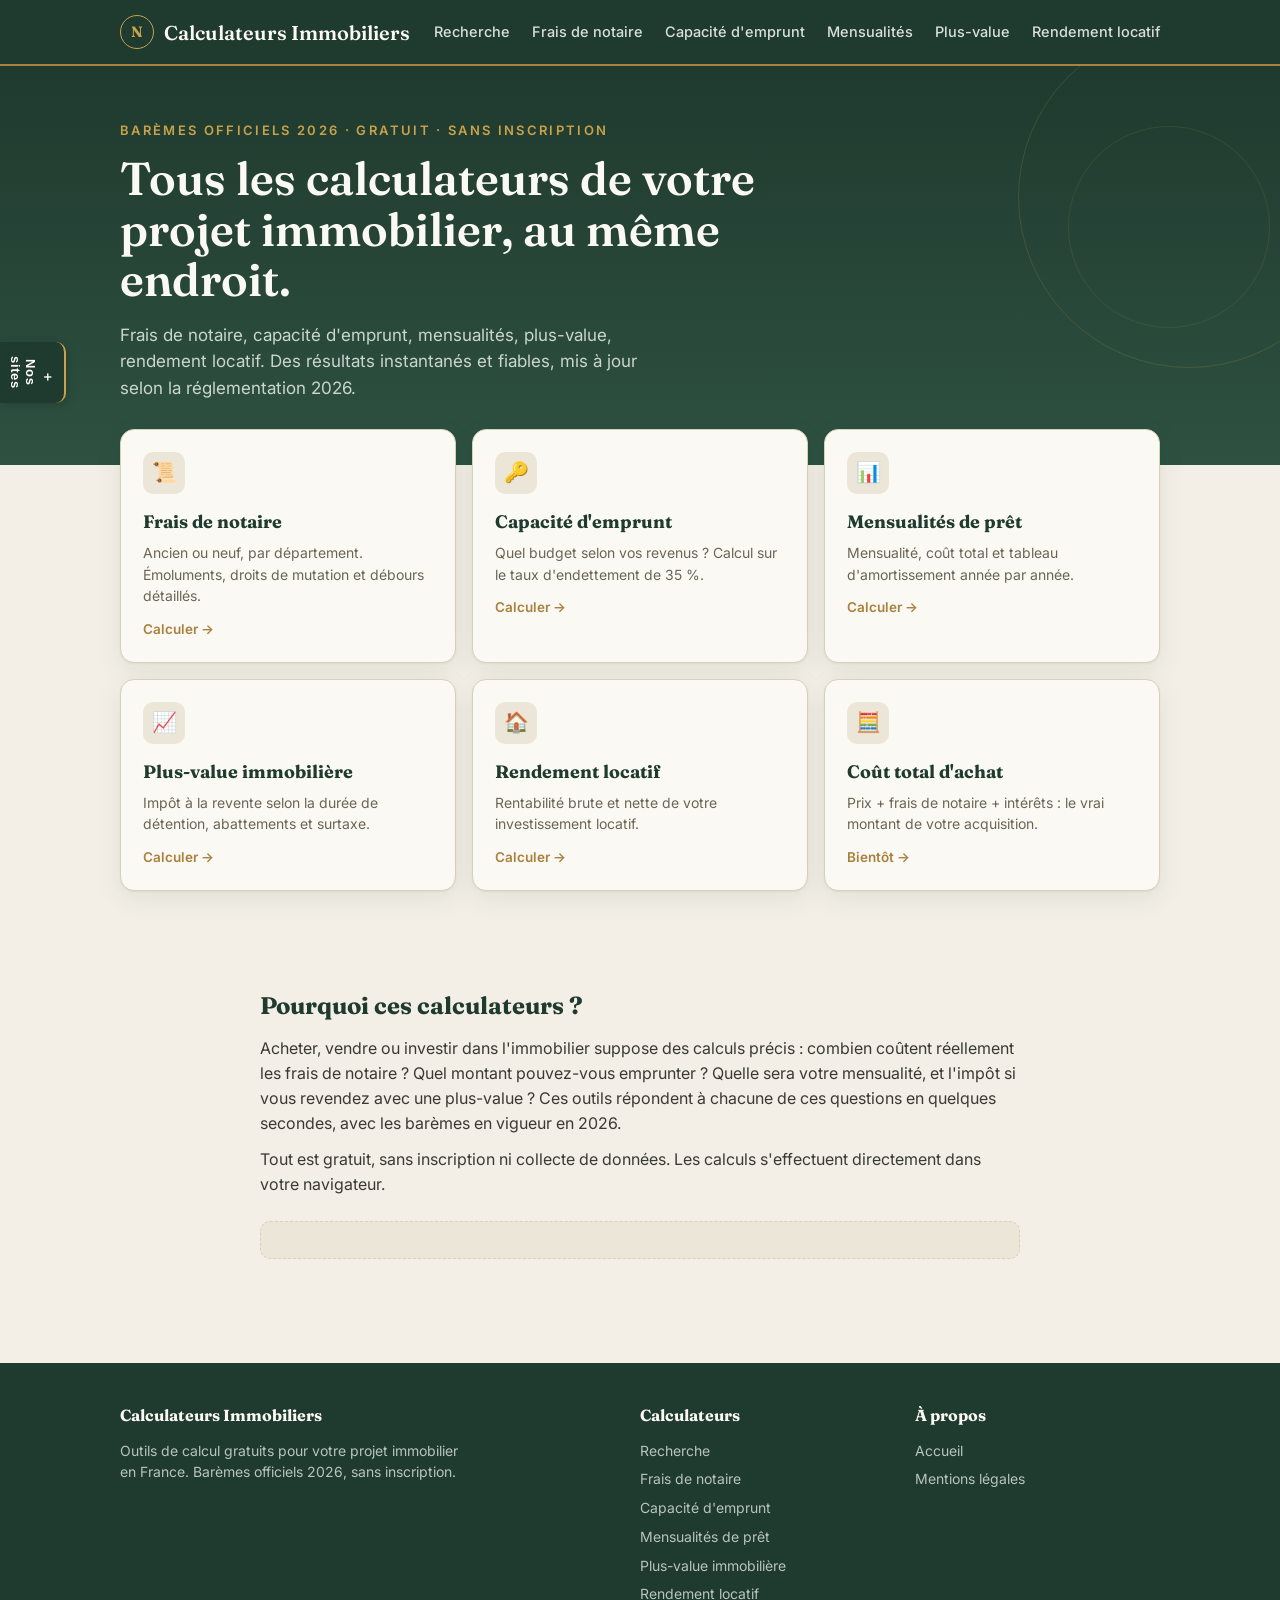
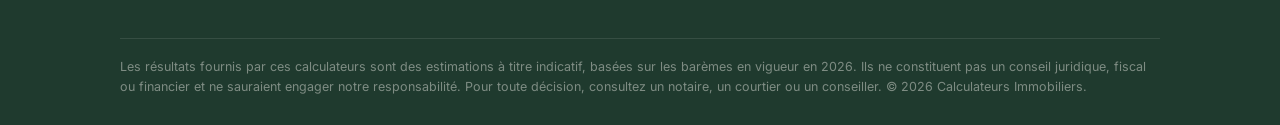
<file: index.html>
<!DOCTYPE html><html lang="fr"><head>
<meta charset="UTF-8"><meta name="viewport" content="width=device-width,initial-scale=1">
<title>Calculateurs Immobiliers 2026 — Frais de notaire, prêt, plus-value (gratuit)</title>
<meta name="description" content="Calculez gratuitement vos frais de notaire, capacité d'emprunt, mensualités de prêt, plus-value et rendement locatif. Barèmes officiels 2026, sans inscription.">
<link rel="canonical" href="https://biloute26.github.io/immo/">
<meta property="og:title" content="Calculateurs Immobiliers 2026"><meta property="og:description" content="Tous les calculateurs pour votre projet immobilier. Gratuit, à jour 2026."><meta property="og:type" content="website">
<link rel="preconnect" href="https://fonts.googleapis.com"><link rel="preconnect" href="https://fonts.gstatic.com" crossorigin>
<link href="https://fonts.googleapis.com/css2?family=Fraunces:opsz,wght@9..144,500;9..144,600;9..144,700&family=Inter:wght@400;500;600;700&display=swap" rel="stylesheet">
<link rel="stylesheet" href="shared.css">
<script async src="https://pagead2.googlesyndication.com/pagead/js/adsbygoogle.js?client=ca-pub-2586059139929294" crossorigin="anonymous"></script>
<script type="application/ld+json">{"@context":"https://schema.org","@type":"WebSite","name":"Calculateurs Immobiliers","url":"https://biloute26.github.io/immo/"}</script>
</head><body>
<header class="site"><div class="wrap">
<a href="index.html" class="logo"><span class="mark">N</span> Calculateurs Immobiliers</a>
<button class="burger" onclick="document.getElementById('nav').classList.toggle('open')">☰</button>
<nav class="main" id="nav">
<a href="recherche.html">Recherche</a>
<a href="frais-de-notaire.html">Frais de notaire</a>
<a href="capacite-emprunt.html">Capacité d'emprunt</a>
<a href="mensualites-pret.html">Mensualités</a>
<a href="plus-value.html">Plus-value</a>
<a href="rendement-locatif.html">Rendement locatif</a>
</nav></div></header>
<section class="hero"><div class="wrap">
<div class="eyebrow">Barèmes officiels 2026 · Gratuit · Sans inscription</div>
<h1>Tous les calculateurs de votre projet immobilier, au même endroit.</h1>
<p>Frais de notaire, capacité d'emprunt, mensualités, plus-value, rendement locatif. Des résultats instantanés et fiables, mis à jour selon la réglementation 2026.</p>
</div></section>
<div class="tools wrap"><div class="tools-grid">
<a class="tool-card" href="frais-de-notaire.html"><div class="ic">📜</div><h3>Frais de notaire</h3><p>Ancien ou neuf, par département. Émoluments, droits de mutation et débours détaillés.</p><div class="go">Calculer →</div></a>
<a class="tool-card" href="capacite-emprunt.html"><div class="ic">🔑</div><h3>Capacité d'emprunt</h3><p>Quel budget selon vos revenus ? Calcul sur le taux d'endettement de 35 %.</p><div class="go">Calculer →</div></a>
<a class="tool-card" href="mensualites-pret.html"><div class="ic">📊</div><h3>Mensualités de prêt</h3><p>Mensualité, coût total et tableau d'amortissement année par année.</p><div class="go">Calculer →</div></a>
<a class="tool-card" href="plus-value.html"><div class="ic">📈</div><h3>Plus-value immobilière</h3><p>Impôt à la revente selon la durée de détention, abattements et surtaxe.</p><div class="go">Calculer →</div></a>
<a class="tool-card" href="rendement-locatif.html"><div class="ic">🏠</div><h3>Rendement locatif</h3><p>Rentabilité brute et nette de votre investissement locatif.</p><div class="go">Calculer →</div></a>
<a class="tool-card" href="frais-de-notaire.html"><div class="ic">🧮</div><h3>Coût total d'achat</h3><p>Prix + frais de notaire + intérêts : le vrai montant de votre acquisition.</p><div class="go">Bientôt →</div></a>
</div></div>
<div class="container content">
<h2>Pourquoi ces calculateurs ?</h2>
<p>Acheter, vendre ou investir dans l'immobilier suppose des calculs précis : combien coûtent réellement les frais de notaire ? Quel montant pouvez-vous emprunter ? Quelle sera votre mensualité, et l'impôt si vous revendez avec une plus-value ? Ces outils répondent à chacune de ces questions en quelques secondes, avec les barèmes en vigueur en 2026.</p>
<p>Tout est gratuit, sans inscription ni collecte de données. Les calculs s'effectuent directement dans votre navigateur.</p>
<div class="ad-slot"><ins class="adsbygoogle" style="display:block" data-ad-client="ca-pub-2586059139929294" data-ad-slot="0000000000" data-ad-format="auto" data-full-width-responsive="true"></ins><script>(adsbygoogle=window.adsbygoogle||[]).push({});</script></div>
</div>
<footer class="site"><div class="wrap">
<div class="cols">
<div><h4>Calculateurs Immobiliers</h4><p style="font-size:14px;color:#B8C5BD;max-width:340px">Outils de calcul gratuits pour votre projet immobilier en France. Barèmes officiels 2026, sans inscription.</p></div>
<div><h4>Calculateurs</h4>
<a href="recherche.html">Recherche</a>
<a href="frais-de-notaire.html">Frais de notaire</a>
<a href="capacite-emprunt.html">Capacité d'emprunt</a>
<a href="mensualites-pret.html">Mensualités de prêt</a>
<a href="plus-value.html">Plus-value immobilière</a>
<a href="rendement-locatif.html">Rendement locatif</a></div>
<div><h4>À propos</h4>
<a href="index.html">Accueil</a>
<a href="mentions-legales.html">Mentions légales</a></div>

</div>
<div class="disc">Les résultats fournis par ces calculateurs sont des estimations à titre indicatif, basées sur les barèmes en vigueur en 2026. Ils ne constituent pas un conseil juridique, fiscal ou financier et ne sauraient engager notre responsabilité. Pour toute décision, consultez un notaire, un courtier ou un conseiller. © 2026 Calculateurs Immobiliers.</div>
</div></footer>
<script src="calc.js"></script>
<script>document.addEventListener('click',e=>{if(!e.target.closest('nav')&&!e.target.closest('.burger')){const n=document.getElementById('nav');if(n)n.classList.remove('open')}})</script>
<script src="reseau.js"></script>
</body></html>
</file>
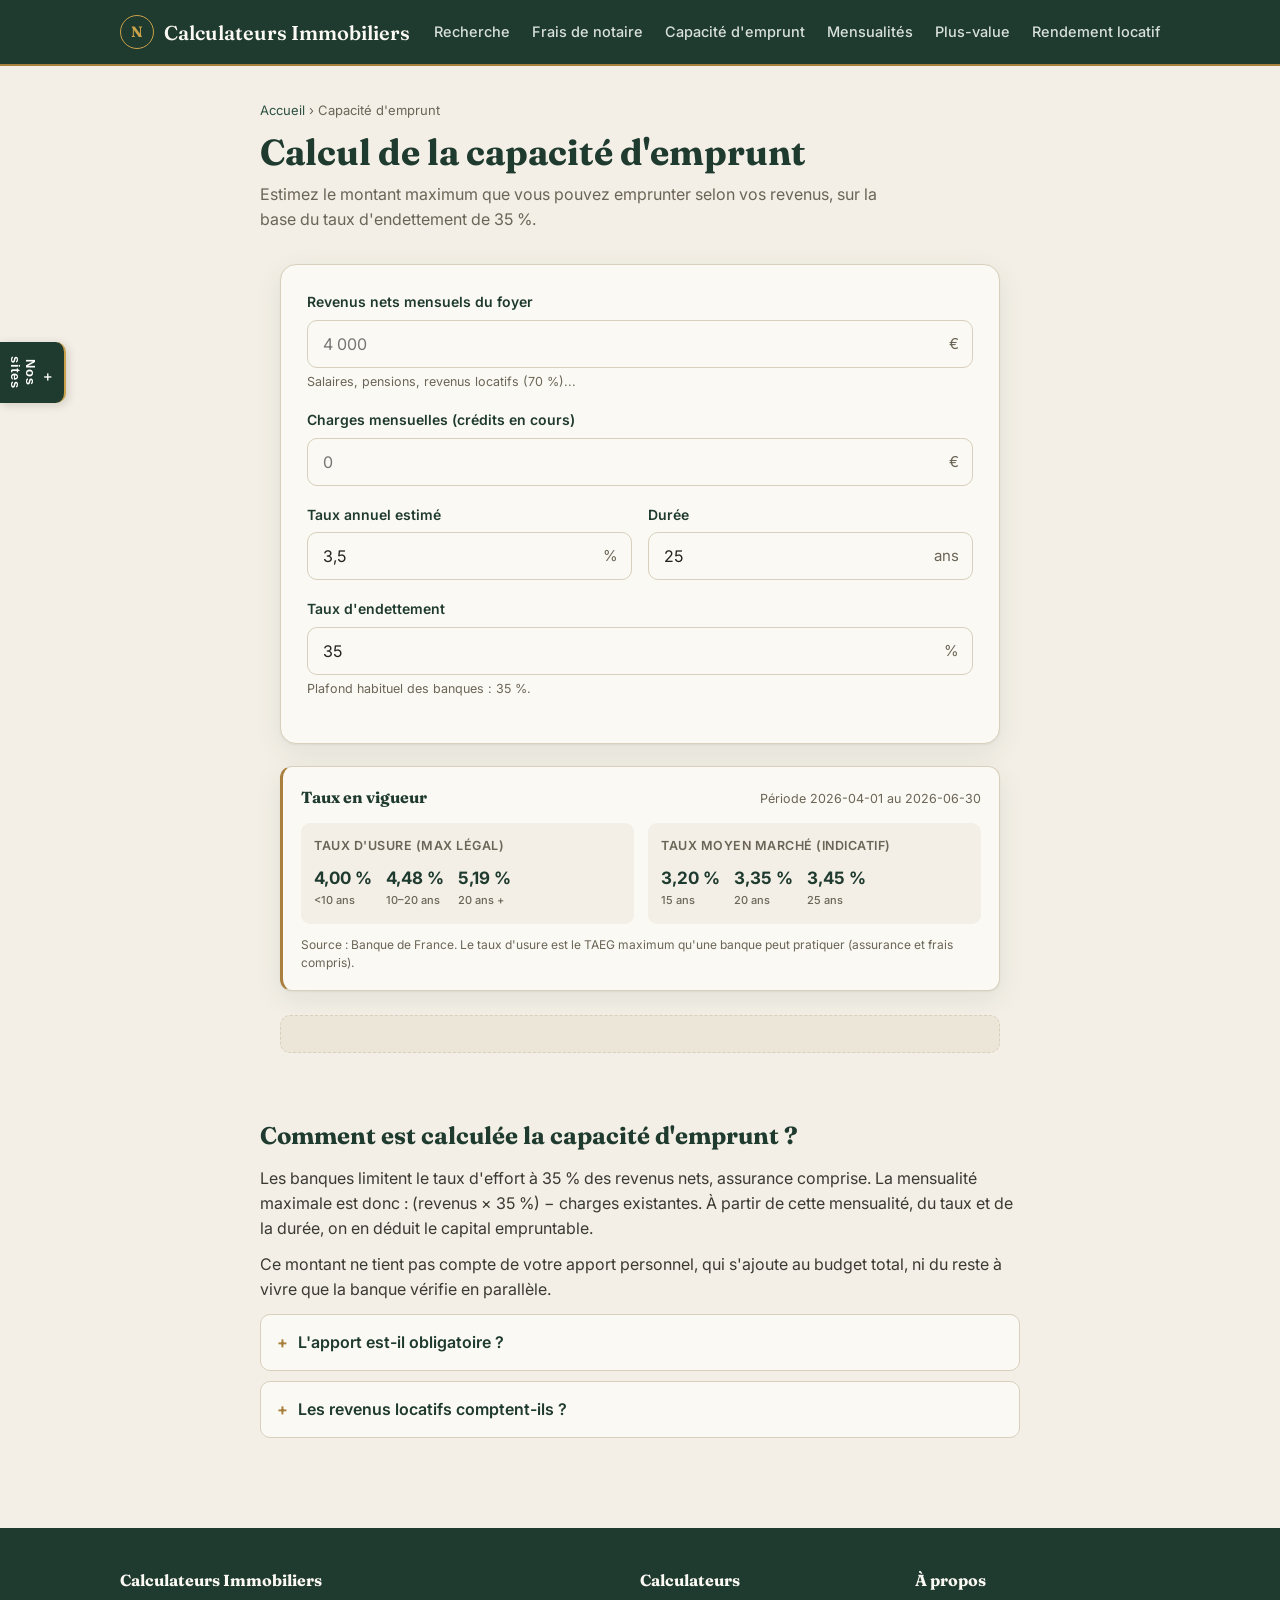
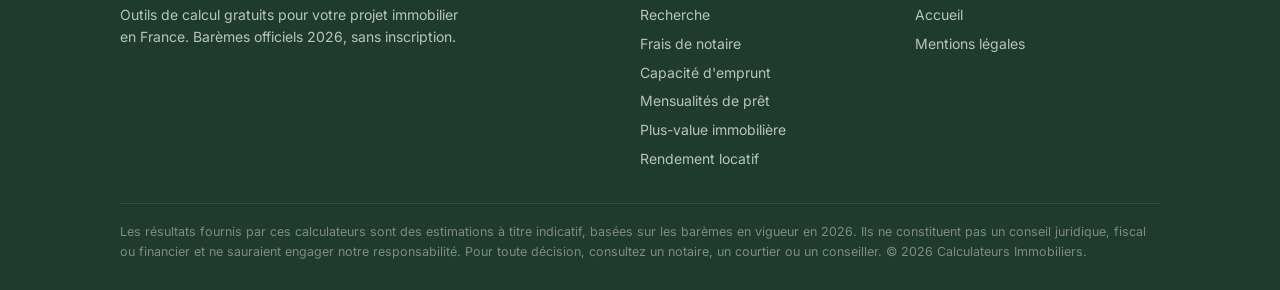
<file: capacite-emprunt.html>
<!DOCTYPE html><html lang="fr"><head>
<meta charset="UTF-8"><meta name="viewport" content="width=device-width,initial-scale=1">
<title>Calcul capacité d'emprunt 2026 — Combien puis-je emprunter ?</title>
<meta name="description" content="Calculez votre capacité d'emprunt immobilier selon vos revenus et le taux d'endettement de 35 %. Découvrez le montant et la mensualité maximum. Gratuit.">
<link rel="canonical" href="https://biloute26.github.io/immo/capacite-emprunt.html">
<link rel="preconnect" href="https://fonts.googleapis.com"><link rel="preconnect" href="https://fonts.gstatic.com" crossorigin>
<link href="https://fonts.googleapis.com/css2?family=Fraunces:opsz,wght@9..144,500;9..144,600;9..144,700&family=Inter:wght@400;500;600;700&display=swap" rel="stylesheet">
<link rel="stylesheet" href="shared.css">
<script async src="https://pagead2.googlesyndication.com/pagead/js/adsbygoogle.js?client=ca-pub-2586059139929294" crossorigin="anonymous"></script>
</head><body>
<header class="site"><div class="wrap">
<a href="index.html" class="logo"><span class="mark">N</span> Calculateurs Immobiliers</a>
<button class="burger" onclick="document.getElementById('nav').classList.toggle('open')">☰</button>
<nav class="main" id="nav">
<a href="recherche.html">Recherche</a>
<a href="frais-de-notaire.html">Frais de notaire</a>
<a href="capacite-emprunt.html">Capacité d'emprunt</a>
<a href="mensualites-pret.html">Mensualités</a>
<a href="plus-value.html">Plus-value</a>
<a href="rendement-locatif.html">Rendement locatif</a>
</nav></div></header>
<div class="container calc-head">
<div class="crumb"><a href="index.html">Accueil</a> › Capacité d'emprunt</div>
<h1>Calcul de la capacité d'emprunt</h1>
<p class="lead">Estimez le montant maximum que vous pouvez emprunter selon vos revenus, sur la base du taux d'endettement de 35 %.</p>
</div>
<div class="container"><div class="panel">
<div class="field"><label for="rev">Revenus nets mensuels du foyer</label><div class="inp"><input type="text" id="rev" inputmode="numeric" placeholder="4 000" oninput="calc()"><span class="unit">€</span></div><div class="hint">Salaires, pensions, revenus locatifs (70 %)...</div></div>
<div class="field"><label for="charges">Charges mensuelles (crédits en cours)</label><div class="inp"><input type="text" id="charges" inputmode="numeric" placeholder="0" oninput="calc()"><span class="unit">€</span></div></div>
<div class="row2">
<div class="field"><label for="taux">Taux annuel estimé</label><div class="inp"><input type="text" id="taux" inputmode="decimal" value="3,5" oninput="calc()"><span class="unit">%</span></div></div>
<div class="field"><label for="duree">Durée</label><div class="inp"><input type="text" id="duree" inputmode="numeric" value="25" oninput="calc()"><span class="unit">ans</span></div></div>
</div>
<div class="field"><label for="te">Taux d'endettement</label><div class="inp"><input type="text" id="te" inputmode="numeric" value="35" oninput="calc()"><span class="unit">%</span></div><div class="hint">Plafond habituel des banques : 35 %.</div></div>
</div>
<div class="usure" id="usureBox" style="display:none"></div>
<div class="result" id="result" style="display:none">
<div class="big-label">Capacité d'emprunt</div>
<div class="big" id="rCap">—</div>
<div class="sub" id="rSub"></div>
<div class="breakdown" id="rBreak"></div>
</div>
<div class="ad-slot"><ins class="adsbygoogle" style="display:block" data-ad-client="ca-pub-2586059139929294" data-ad-slot="0000000000" data-ad-format="auto" data-full-width-responsive="true"></ins><script>(adsbygoogle=window.adsbygoogle||[]).push({});</script></div>
</div>
<div class="container content">
<h2>Comment est calculée la capacité d'emprunt ?</h2>
<p>Les banques limitent le taux d'effort à 35 % des revenus nets, assurance comprise. La mensualité maximale est donc : (revenus × 35 %) − charges existantes. À partir de cette mensualité, du taux et de la durée, on en déduit le capital empruntable.</p>
<p>Ce montant ne tient pas compte de votre apport personnel, qui s'ajoute au budget total, ni du reste à vivre que la banque vérifie en parallèle.</p>
<div class="faq">
<details><summary>L'apport est-il obligatoire ?</summary><p>En pratique, les banques demandent souvent 10 % d'apport pour couvrir les frais de notaire et de garantie. Certains profils obtiennent un financement à 110 %.</p></details>
<details><summary>Les revenus locatifs comptent-ils ?</summary><p>Oui, mais généralement pondérés à 70 % pour tenir compte des risques (vacance, charges).</p></details>
</div>
</div>
<footer class="site"><div class="wrap">
<div class="cols">
<div><h4>Calculateurs Immobiliers</h4><p style="font-size:14px;color:#B8C5BD;max-width:340px">Outils de calcul gratuits pour votre projet immobilier en France. Barèmes officiels 2026, sans inscription.</p></div>
<div><h4>Calculateurs</h4>
<a href="recherche.html">Recherche</a>
<a href="frais-de-notaire.html">Frais de notaire</a>
<a href="capacite-emprunt.html">Capacité d'emprunt</a>
<a href="mensualites-pret.html">Mensualités de prêt</a>
<a href="plus-value.html">Plus-value immobilière</a>
<a href="rendement-locatif.html">Rendement locatif</a></div>
<div><h4>À propos</h4>
<a href="index.html">Accueil</a>
<a href="mentions-legales.html">Mentions légales</a></div>

</div>
<div class="disc">Les résultats fournis par ces calculateurs sont des estimations à titre indicatif, basées sur les barèmes en vigueur en 2026. Ils ne constituent pas un conseil juridique, fiscal ou financier et ne sauraient engager notre responsabilité. Pour toute décision, consultez un notaire, un courtier ou un conseiller. © 2026 Calculateurs Immobiliers.</div>
</div></footer>
<script src="calc.js"></script>
<script>
function calc(){
  const rev=parseNum(document.getElementById('rev').value);
  const charges=parseNum(document.getElementById('charges').value);
  const taux=parseNum(document.getElementById('taux').value);
  const duree=parseNum(document.getElementById('duree').value);
  const te=parseNum(document.getElementById('te').value)||35;
  if(rev<300){document.getElementById('result').style.display='none';return;}
  const c=capacite(rev,charges,taux,duree,te);
  document.getElementById('result').style.display='block';
  if(c.capital<=0){document.getElementById('rCap').textContent='0 €';document.getElementById('rSub').textContent='Vos charges dépassent le taux d\'endettement autorisé.';document.getElementById('rBreak').innerHTML='';return;}
  document.getElementById('rCap').textContent=eur(c.capital);
  document.getElementById('rSub').textContent='Mensualité maximale : '+eur(c.mensMax)+'/mois';
  document.getElementById('rBreak').innerHTML=
    brow('Mensualité maximale',c.mensMax)+
    brow('Durée du prêt',duree+' ans')+
    brow('Capital empruntable',c.capital);
}
function brow(l,v){const val=(typeof v==='number')?eur(v):v;return '<div class="brow"><span>'+l+'</span><span class="v">'+val+'</span></div>';}
calc();
afficherTauxUsure('usureBox');
</script>
<script>document.addEventListener('click',e=>{if(!e.target.closest('nav')&&!e.target.closest('.burger')){const n=document.getElementById('nav');if(n)n.classList.remove('open')}})</script>
<script src="reseau.js"></script>
</body></html>
</file>
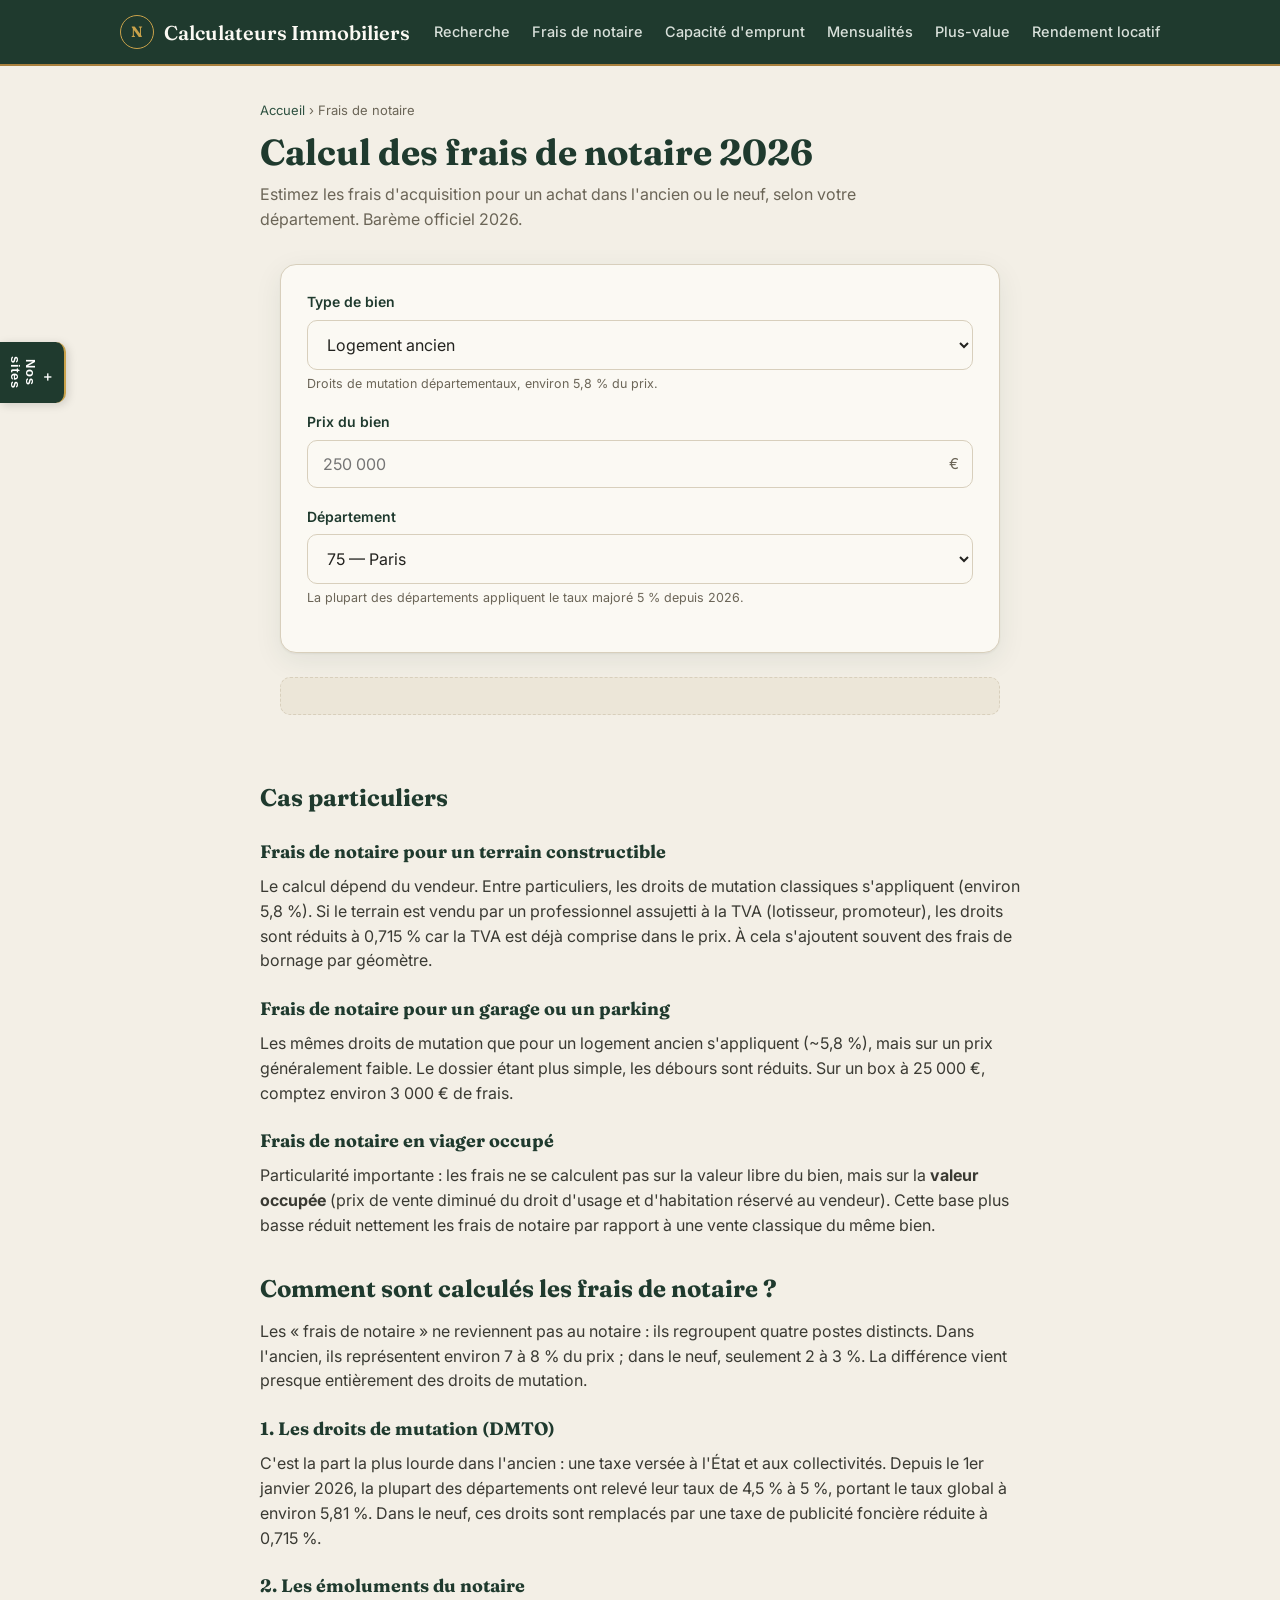
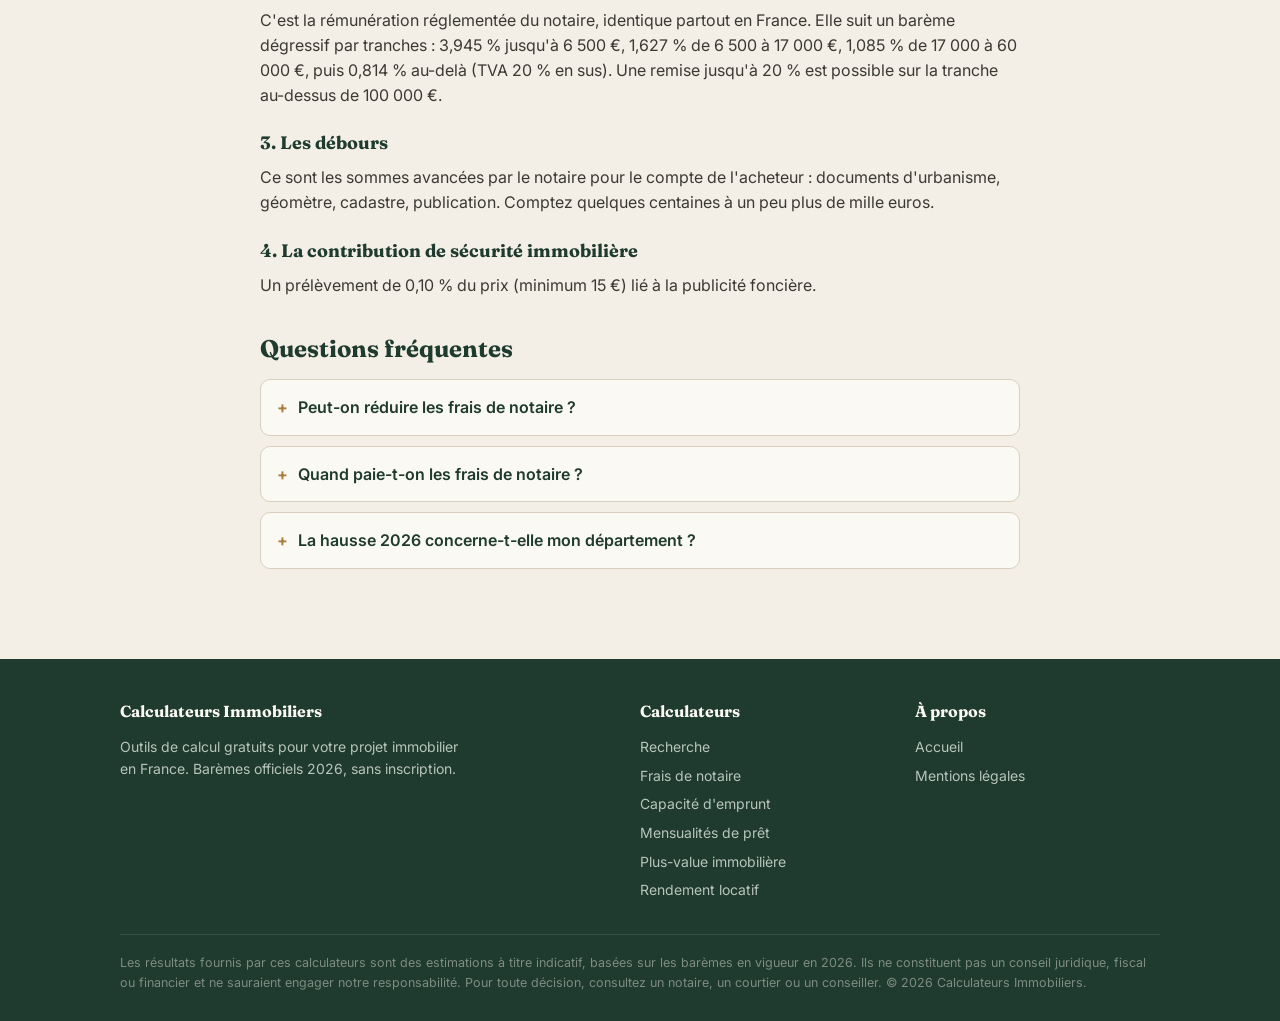
<file: frais-de-notaire.html>
<!DOCTYPE html><html lang="fr"><head>
<meta charset="UTF-8"><meta name="viewport" content="width=device-width,initial-scale=1">
<title>Calcul frais de notaire 2026 — Ancien, neuf, terrain, garage, viager</title>
<meta name="description" content="Calculez vos frais de notaire 2026 : logement ancien, neuf, terrain constructible, garage ou viager, selon votre département. Gratuit et instantané.">
<link rel="canonical" href="https://biloute26.github.io/immo/frais-de-notaire.html">
<meta property="og:title" content="Calcul frais de notaire 2026"><meta property="og:description" content="Estimez vos frais de notaire dans l'ancien et le neuf, barème 2026.">
<link rel="preconnect" href="https://fonts.googleapis.com"><link rel="preconnect" href="https://fonts.gstatic.com" crossorigin>
<link href="https://fonts.googleapis.com/css2?family=Fraunces:opsz,wght@9..144,500;9..144,600;9..144,700&family=Inter:wght@400;500;600;700&display=swap" rel="stylesheet">
<link rel="stylesheet" href="shared.css">
<script async src="https://pagead2.googlesyndication.com/pagead/js/adsbygoogle.js?client=ca-pub-2586059139929294" crossorigin="anonymous"></script>
<script type="application/ld+json">{"@context":"https://schema.org","@type":"FAQPage","mainEntity":[{"@type":"Question","name":"Quel est le pourcentage des frais de notaire en 2026 ?","acceptedAnswer":{"@type":"Answer","text":"Environ 7 à 8 % du prix dans l'ancien et 2 à 3 % dans le neuf."}},{"@type":"Question","name":"Les frais de notaire ont-ils augmenté en 2026 ?","acceptedAnswer":{"@type":"Answer","text":"Oui, la majorité des départements ont relevé les droits de mutation de 4,5 % à 5 % au 1er janvier 2026."}}]}</script>
</head><body>
<header class="site"><div class="wrap">
<a href="index.html" class="logo"><span class="mark">N</span> Calculateurs Immobiliers</a>
<button class="burger" onclick="document.getElementById('nav').classList.toggle('open')">☰</button>
<nav class="main" id="nav">
<a href="recherche.html">Recherche</a>
<a href="frais-de-notaire.html">Frais de notaire</a>
<a href="capacite-emprunt.html">Capacité d'emprunt</a>
<a href="mensualites-pret.html">Mensualités</a>
<a href="plus-value.html">Plus-value</a>
<a href="rendement-locatif.html">Rendement locatif</a>
</nav></div></header>
<div class="container calc-head">
<div class="crumb"><a href="index.html">Accueil</a> › Frais de notaire</div>
<h1>Calcul des frais de notaire 2026</h1>
<p class="lead">Estimez les frais d'acquisition pour un achat dans l'ancien ou le neuf, selon votre département. Barème officiel 2026.</p>
</div>
<div class="container">
<div class="panel">
<div class="field"><label for="typeSel">Type de bien</label>
<div class="inp"><select id="typeSel" onchange="setType(this.value)">
<option value="ancien">Logement ancien</option>
<option value="neuf">Logement neuf / VEFA</option>
<option value="terrain-particulier">Terrain (acheté à un particulier)</option>
<option value="terrain-pro">Terrain (acheté à un professionnel, TVA)</option>
<option value="garage">Garage / parking</option>
<option value="viager">Viager occupé</option>
</select></div><div class="hint" id="typeHint">Le neuf et certains terrains bénéficient de droits de mutation réduits.</div></div>
<div class="field"><label for="prix" id="prixLabel">Prix du bien</label>
<div class="inp"><input type="text" id="prix" inputmode="numeric" placeholder="250 000" oninput="calc()"><span class="unit">€</span></div></div>
<div class="field" id="occField" style="display:none"><label for="occ">Valeur occupée (prix − droit d'usage)</label>
<div class="inp"><input type="text" id="occ" inputmode="numeric" placeholder="150 000" oninput="calc()"><span class="unit">€</span></div>
<div class="hint">En viager occupé, les frais se calculent sur la valeur occupée, plus basse que la valeur libre.</div></div>
<div class="field" id="deptField"><label for="dept">Département</label>
<div class="inp"><select id="dept" onchange="calc()"></select></div>
<div class="hint">La plupart des départements appliquent le taux majoré 5 % depuis 2026.</div></div>
</div>
<div class="result" id="result" style="display:none">
<div class="big-label">Frais de notaire estimés</div>
<div class="big" id="rTotal">—</div>
<div class="sub" id="rPct"></div>
<div class="breakdown" id="rBreak"></div>
</div>
<div class="ad-slot"><ins class="adsbygoogle" style="display:block" data-ad-client="ca-pub-2586059139929294" data-ad-slot="0000000000" data-ad-format="auto" data-full-width-responsive="true"></ins><script>(adsbygoogle=window.adsbygoogle||[]).push({});</script></div>
</div>
<div class="container content">
<h2>Cas particuliers</h2>
<h3>Frais de notaire pour un terrain constructible</h3>
<p>Le calcul dépend du vendeur. Entre particuliers, les droits de mutation classiques s'appliquent (environ 5,8 %). Si le terrain est vendu par un professionnel assujetti à la TVA (lotisseur, promoteur), les droits sont réduits à 0,715 % car la TVA est déjà comprise dans le prix. À cela s'ajoutent souvent des frais de bornage par géomètre.</p>
<h3>Frais de notaire pour un garage ou un parking</h3>
<p>Les mêmes droits de mutation que pour un logement ancien s'appliquent (~5,8 %), mais sur un prix généralement faible. Le dossier étant plus simple, les débours sont réduits. Sur un box à 25 000 €, comptez environ 3 000 € de frais.</p>
<h3>Frais de notaire en viager occupé</h3>
<p>Particularité importante : les frais ne se calculent pas sur la valeur libre du bien, mais sur la <strong>valeur occupée</strong> (prix de vente diminué du droit d'usage et d'habitation réservé au vendeur). Cette base plus basse réduit nettement les frais de notaire par rapport à une vente classique du même bien.</p>
<h2>Comment sont calculés les frais de notaire ?</h2>
<p>Les « frais de notaire » ne reviennent pas au notaire : ils regroupent quatre postes distincts. Dans l'ancien, ils représentent environ 7 à 8 % du prix ; dans le neuf, seulement 2 à 3 %. La différence vient presque entièrement des droits de mutation.</p>
<h3>1. Les droits de mutation (DMTO)</h3>
<p>C'est la part la plus lourde dans l'ancien : une taxe versée à l'État et aux collectivités. Depuis le 1er janvier 2026, la plupart des départements ont relevé leur taux de 4,5 % à 5 %, portant le taux global à environ 5,81 %. Dans le neuf, ces droits sont remplacés par une taxe de publicité foncière réduite à 0,715 %.</p>
<h3>2. Les émoluments du notaire</h3>
<p>C'est la rémunération réglementée du notaire, identique partout en France. Elle suit un barème dégressif par tranches : 3,945 % jusqu'à 6 500 €, 1,627 % de 6 500 à 17 000 €, 1,085 % de 17 000 à 60 000 €, puis 0,814 % au-delà (TVA 20 % en sus). Une remise jusqu'à 20 % est possible sur la tranche au-dessus de 100 000 €.</p>
<h3>3. Les débours</h3>
<p>Ce sont les sommes avancées par le notaire pour le compte de l'acheteur : documents d'urbanisme, géomètre, cadastre, publication. Comptez quelques centaines à un peu plus de mille euros.</p>
<h3>4. La contribution de sécurité immobilière</h3>
<p>Un prélèvement de 0,10 % du prix (minimum 15 €) lié à la publicité foncière.</p>
<h2>Questions fréquentes</h2>
<div class="faq">
<details><summary>Peut-on réduire les frais de notaire ?</summary><p>Oui : en déduisant la valeur du mobilier (cuisine équipée, meubles) du prix, et en négociant une remise sur les émoluments pour la tranche supérieure à 100 000 €. Acheter dans le neuf réduit aussi fortement la facture.</p></details>
<details><summary>Quand paie-t-on les frais de notaire ?</summary><p>Le jour de la signature de l'acte authentique de vente, chez le notaire. Ils ne sont pas finançables par le prêt immobilier classique : il faut un apport.</p></details>
<details><summary>La hausse 2026 concerne-t-elle mon département ?</summary><p>La majorité des départements ont voté le taux à 5 %. Certains ont prévu une dérogation pour les primo-accédants. Le neuf n'est pas concerné.</p></details>
</div>
</div>
<footer class="site"><div class="wrap">
<div class="cols">
<div><h4>Calculateurs Immobiliers</h4><p style="font-size:14px;color:#B8C5BD;max-width:340px">Outils de calcul gratuits pour votre projet immobilier en France. Barèmes officiels 2026, sans inscription.</p></div>
<div><h4>Calculateurs</h4>
<a href="recherche.html">Recherche</a>
<a href="frais-de-notaire.html">Frais de notaire</a>
<a href="capacite-emprunt.html">Capacité d'emprunt</a>
<a href="mensualites-pret.html">Mensualités de prêt</a>
<a href="plus-value.html">Plus-value immobilière</a>
<a href="rendement-locatif.html">Rendement locatif</a></div>
<div><h4>À propos</h4>
<a href="index.html">Accueil</a>
<a href="mentions-legales.html">Mentions légales</a></div>

</div>
<div class="disc">Les résultats fournis par ces calculateurs sont des estimations à titre indicatif, basées sur les barèmes en vigueur en 2026. Ils ne constituent pas un conseil juridique, fiscal ou financier et ne sauraient engager notre responsabilité. Pour toute décision, consultez un notaire, un courtier ou un conseiller. © 2026 Calculateurs Immobiliers.</div>
</div></footer>
<script src="calc.js"></script>
<script>
let typeBien='ancien';
const hints={
'ancien':"Droits de mutation départementaux, environ 5,8 % du prix.",
'neuf':"Le neuf bénéficie de droits réduits à 0,715 %.",
'terrain-particulier':"Entre particuliers, droits de mutation classiques (~5,8 %).",
'terrain-pro':"Vendu par un professionnel : droits réduits à 0,715 % (TVA incluse dans le prix).",
'garage':"Mêmes droits que l'ancien, dossier plus simple.",
'viager':"Frais calculés sur la valeur occupée, pas sur la valeur libre."
};
// remplir départements
const noms={'75':'Paris','13':'Bouches-du-Rhône','69':'Rhône','33':'Gironde','31':'Haute-Garonne','06':'Alpes-Maritimes','44':'Loire-Atlantique','59':'Nord','67':'Bas-Rhin','34':'Hérault','35':'Ille-et-Vilaine','38':'Isère','83':'Var','92':'Hauts-de-Seine','77':'Seine-et-Marne','78':'Yvelines','91':'Essonne','93':'Seine-Saint-Denis','94':'Val-de-Marne','95':'Val-d\'Oise'};
const sel=document.getElementById('dept');
const allDepts=['01','02','03','04','05','06','07','08','09','10','11','12','13','14','15','16','17','18','19','2A','2B','21','22','23','24','25','26','27','28','29','30','31','32','33','34','35','36','37','38','39','40','41','42','43','44','45','46','47','48','49','50','51','52','53','54','55','56','57','58','59','60','61','62','63','64','65','66','67','68','69','70','71','72','73','74','75','76','77','78','79','80','81','82','83','84','85','86','87','88','89','90','91','92','93','94','95','971','972','973','974'];
allDepts.forEach(d=>{const o=document.createElement('option');o.value=d;o.textContent=d+(noms[d]?' — '+noms[d]:'');if(d==='75')o.selected=true;sel.appendChild(o);});
function setType(t){typeBien=t;
  document.getElementById('typeHint').textContent=hints[t]||'';
  const dep=(t==='neuf'||t==='terrain-pro');
  document.getElementById('deptField').style.display=dep?'none':'block';
  document.getElementById('occField').style.display=(t==='viager')?'block':'none';
  calc();}
function calc(){
  const prix=parseNum(document.getElementById('prix').value);
  if(prix<1000){document.getElementById('result').style.display='none';return;}
  const dept=document.getElementById('dept').value;
  const opts={};
  if(typeBien==='viager'){opts.valeurOccupee=parseNum(document.getElementById('occ').value)||prix;}
  const r=fraisNotaireEtendu(prix,typeBien,tauxDMTO(dept),opts);
  document.getElementById('result').style.display='block';
  document.getElementById('rTotal').textContent=eur(r.total);
  document.getElementById('rPct').textContent='Soit '+r.pct.toFixed(2)+' % du prix · Budget total : '+eur(prix+r.total);
  document.getElementById('rBreak').innerHTML=
    brow('Émoluments du notaire (TTC)',r.emol)+
    brow(r.labelDmto||'Droits de mutation',r.dmto)+
    brow('Débours (estimation)',r.debours)+
    brow('Contribution sécurité immobilière',r.csi)+
    '<div class="brow total"><span>Total frais de notaire</span><span class="v">'+eur(r.total)+'</span></div>';
}
function brow(l,v){return '<div class="brow"><span>'+l+'</span><span class="v">'+eur(v)+'</span></div>';}
setType('ancien');
// Pré-remplissage depuis l'URL (?dept= &montant=)
(function(){const p=new URLSearchParams(location.search);
const d=p.get('dept');if(d&&document.querySelector('#dept option[value="'+d+'"]'))document.getElementById('dept').value=d;
const m=p.get('montant');if(m){document.getElementById('prix').value=Number(m).toLocaleString('fr-FR');}
if(d||m)calc();})();
</script>
<script>document.addEventListener('click',e=>{if(!e.target.closest('nav')&&!e.target.closest('.burger')){const n=document.getElementById('nav');if(n)n.classList.remove('open')}})</script>
<script src="reseau.js"></script>
</body></html>
</file>
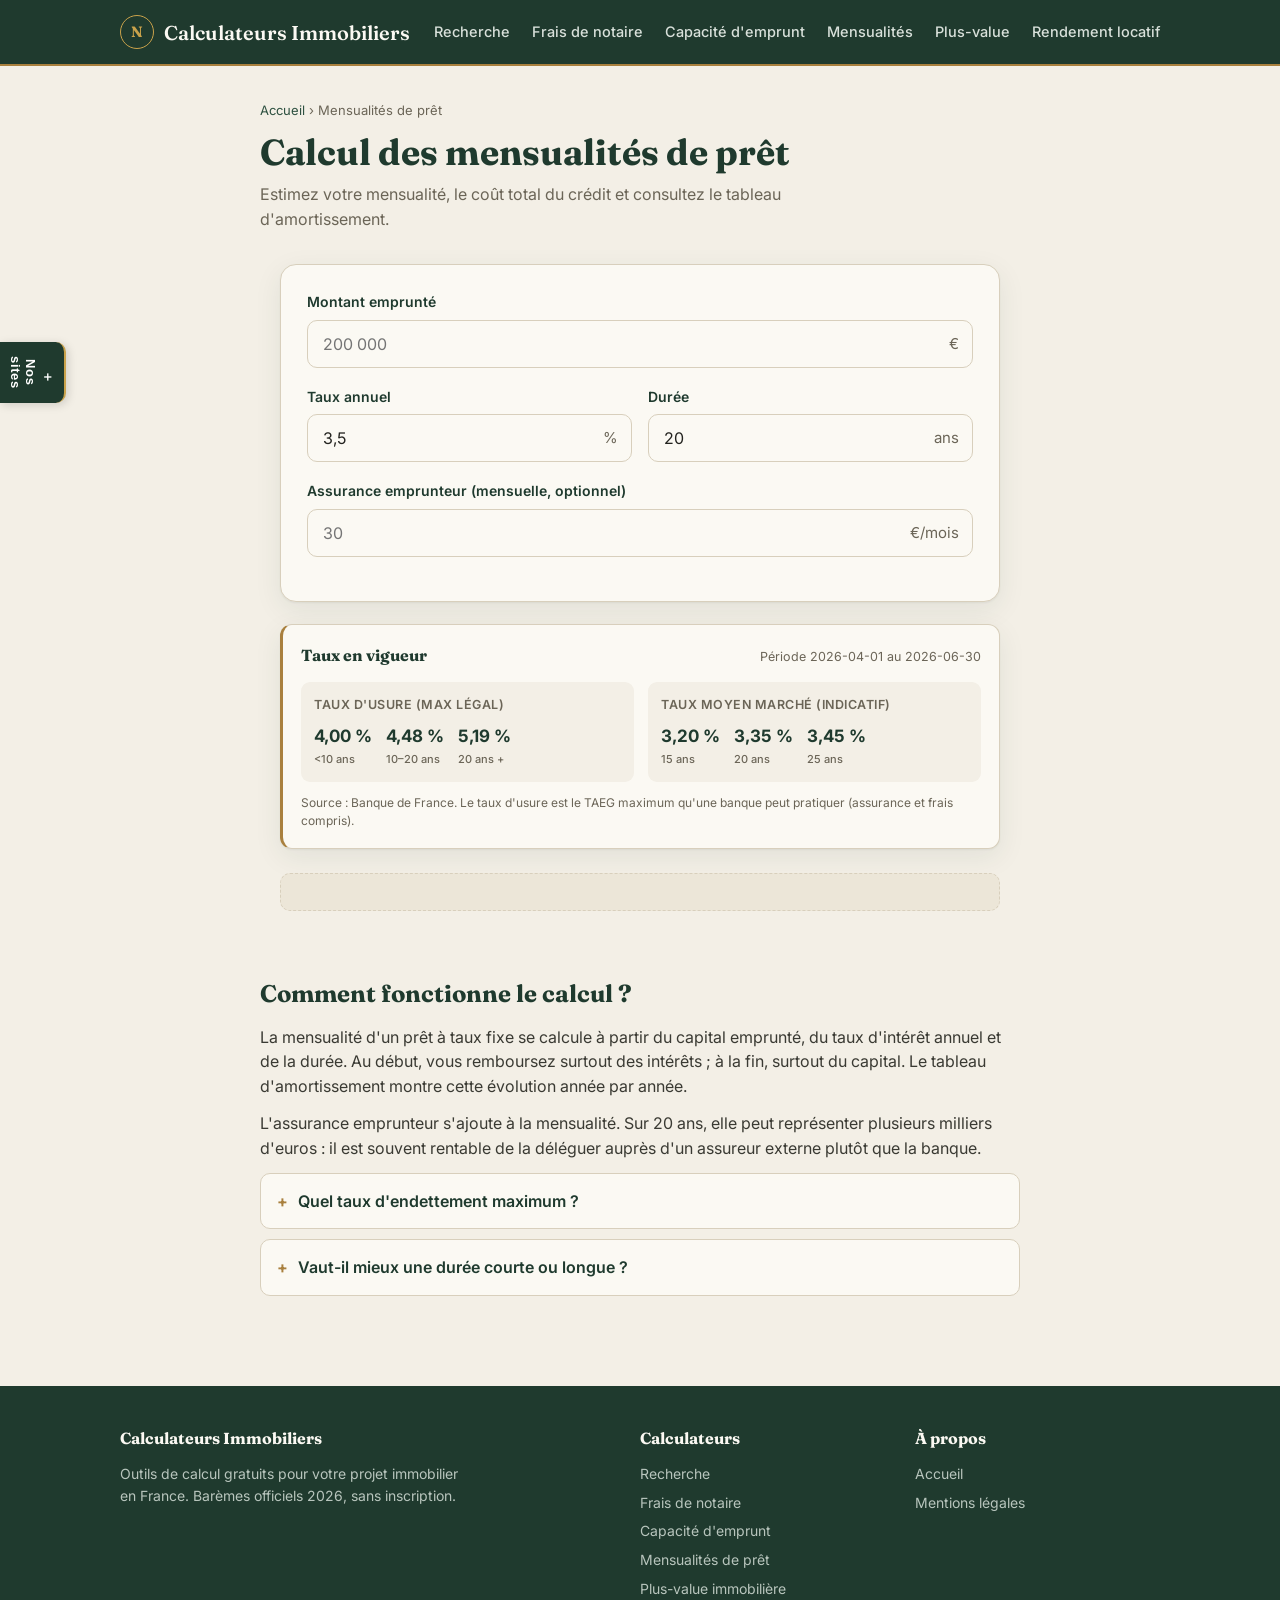
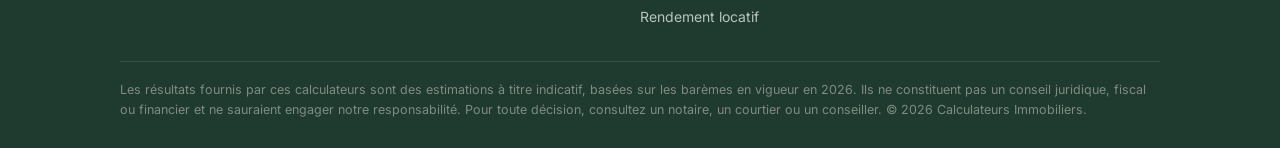
<file: mensualites-pret.html>
<!DOCTYPE html><html lang="fr"><head>
<meta charset="UTF-8"><meta name="viewport" content="width=device-width,initial-scale=1">
<title>Calcul mensualités de prêt immobilier 2026 — Simulateur gratuit</title>
<meta name="description" content="Calculez la mensualité de votre prêt immobilier, le coût total des intérêts et le tableau d'amortissement année par année. Gratuit et instantané.">
<link rel="canonical" href="https://biloute26.github.io/immo/mensualites-pret.html">
<link rel="preconnect" href="https://fonts.googleapis.com"><link rel="preconnect" href="https://fonts.gstatic.com" crossorigin>
<link href="https://fonts.googleapis.com/css2?family=Fraunces:opsz,wght@9..144,500;9..144,600;9..144,700&family=Inter:wght@400;500;600;700&display=swap" rel="stylesheet">
<link rel="stylesheet" href="shared.css">
<script async src="https://pagead2.googlesyndication.com/pagead/js/adsbygoogle.js?client=ca-pub-2586059139929294" crossorigin="anonymous"></script>
</head><body>
<header class="site"><div class="wrap">
<a href="index.html" class="logo"><span class="mark">N</span> Calculateurs Immobiliers</a>
<button class="burger" onclick="document.getElementById('nav').classList.toggle('open')">☰</button>
<nav class="main" id="nav">
<a href="recherche.html">Recherche</a>
<a href="frais-de-notaire.html">Frais de notaire</a>
<a href="capacite-emprunt.html">Capacité d'emprunt</a>
<a href="mensualites-pret.html">Mensualités</a>
<a href="plus-value.html">Plus-value</a>
<a href="rendement-locatif.html">Rendement locatif</a>
</nav></div></header>
<div class="container calc-head">
<div class="crumb"><a href="index.html">Accueil</a> › Mensualités de prêt</div>
<h1>Calcul des mensualités de prêt</h1>
<p class="lead">Estimez votre mensualité, le coût total du crédit et consultez le tableau d'amortissement.</p>
</div>
<div class="container"><div class="panel">
<div class="field"><label for="cap">Montant emprunté</label><div class="inp"><input type="text" id="cap" inputmode="numeric" placeholder="200 000" oninput="calc()"><span class="unit">€</span></div></div>
<div class="row2">
<div class="field"><label for="taux">Taux annuel</label><div class="inp"><input type="text" id="taux" inputmode="decimal" placeholder="3,5" value="3,5" oninput="calc()"><span class="unit">%</span></div></div>
<div class="field"><label for="duree">Durée</label><div class="inp"><input type="text" id="duree" inputmode="numeric" placeholder="20" value="20" oninput="calc()"><span class="unit">ans</span></div></div>
</div>
<div class="field"><label for="assur">Assurance emprunteur (mensuelle, optionnel)</label><div class="inp"><input type="text" id="assur" inputmode="numeric" placeholder="30" oninput="calc()"><span class="unit">€/mois</span></div></div>
</div>
<div class="usure" id="usureBox" style="display:none"></div>
<div class="result" id="result" style="display:none">
<div class="big-label">Mensualité (assurance comprise)</div>
<div class="big" id="rMens">—</div>
<div class="sub" id="rSub"></div>
<div class="breakdown" id="rBreak"></div>
</div>
<div class="ad-slot"><ins class="adsbygoogle" style="display:block" data-ad-client="ca-pub-2586059139929294" data-ad-slot="0000000000" data-ad-format="auto" data-full-width-responsive="true"></ins><script>(adsbygoogle=window.adsbygoogle||[]).push({});</script></div>
<div class="panel" id="amortPanel" style="display:none"><h3 style="font-family:'Fraunces',serif;color:var(--ink);margin-bottom:8px">Tableau d'amortissement</h3>
<div style="overflow-x:auto"><table class="amort" id="amortTable"></table></div></div>
</div>
<div class="container content">
<h2>Comment fonctionne le calcul ?</h2>
<p>La mensualité d'un prêt à taux fixe se calcule à partir du capital emprunté, du taux d'intérêt annuel et de la durée. Au début, vous remboursez surtout des intérêts ; à la fin, surtout du capital. Le tableau d'amortissement montre cette évolution année par année.</p>
<p>L'assurance emprunteur s'ajoute à la mensualité. Sur 20 ans, elle peut représenter plusieurs milliers d'euros : il est souvent rentable de la déléguer auprès d'un assureur externe plutôt que la banque.</p>
<div class="faq">
<details><summary>Quel taux d'endettement maximum ?</summary><p>Les banques limitent généralement le taux d'effort à 35 % des revenus, assurance comprise. Utilisez notre calculateur de capacité d'emprunt pour le vérifier.</p></details>
<details><summary>Vaut-il mieux une durée courte ou longue ?</summary><p>Une durée plus courte augmente la mensualité mais réduit fortement le coût total des intérêts. Une durée longue allège la mensualité mais coûte plus cher au final.</p></details>
</div>
</div>
<footer class="site"><div class="wrap">
<div class="cols">
<div><h4>Calculateurs Immobiliers</h4><p style="font-size:14px;color:#B8C5BD;max-width:340px">Outils de calcul gratuits pour votre projet immobilier en France. Barèmes officiels 2026, sans inscription.</p></div>
<div><h4>Calculateurs</h4>
<a href="recherche.html">Recherche</a>
<a href="frais-de-notaire.html">Frais de notaire</a>
<a href="capacite-emprunt.html">Capacité d'emprunt</a>
<a href="mensualites-pret.html">Mensualités de prêt</a>
<a href="plus-value.html">Plus-value immobilière</a>
<a href="rendement-locatif.html">Rendement locatif</a></div>
<div><h4>À propos</h4>
<a href="index.html">Accueil</a>
<a href="mentions-legales.html">Mentions légales</a></div>

</div>
<div class="disc">Les résultats fournis par ces calculateurs sont des estimations à titre indicatif, basées sur les barèmes en vigueur en 2026. Ils ne constituent pas un conseil juridique, fiscal ou financier et ne sauraient engager notre responsabilité. Pour toute décision, consultez un notaire, un courtier ou un conseiller. © 2026 Calculateurs Immobiliers.</div>
</div></footer>
<script src="calc.js"></script>
<script>
function calc(){
  const cap=parseNum(document.getElementById('cap').value);
  const taux=parseNum(document.getElementById('taux').value);
  const duree=parseNum(document.getElementById('duree').value);
  const assur=parseNum(document.getElementById('assur').value);
  if(cap<1000||duree<1){document.getElementById('result').style.display='none';document.getElementById('amortPanel').style.display='none';return;}
  const p=pret(cap,taux,duree,assur);
  document.getElementById('result').style.display='block';
  document.getElementById('rMens').textContent=eur(p.mensualiteTotale)+' /mois';
  document.getElementById('rSub').textContent='Hors assurance : '+eur(p.mensualite)+'/mois';
  document.getElementById('rBreak').innerHTML=
    brow('Capital emprunté',cap)+
    brow('Coût des intérêts',p.coutInteret)+
    (assur>0?brow('Coût de l\'assurance',p.coutAssur):'')+
    '<div class="brow total"><span>Coût total du crédit</span><span class="v">'+eur(p.coutTotal)+'</span></div>'+
    brow('Montant total remboursé',cap+p.coutTotal);
  const rows=amortissement(cap,taux,duree);
  let html='<tr><th>Année</th><th>Intérêts</th><th>Capital</th><th>Restant dû</th></tr>';
  rows.forEach(r=>{html+='<tr><td>'+r.annee+'</td><td>'+eur(r.interet)+'</td><td>'+eur(r.capital)+'</td><td>'+eur(r.restant)+'</td></tr>';});
  document.getElementById('amortTable').innerHTML=html;
  document.getElementById('amortPanel').style.display='block';
}
function brow(l,v){return '<div class="brow"><span>'+l+'</span><span class="v">'+eur(v)+'</span></div>';}
calc();
afficherTauxUsure('usureBox');
</script>
<script>document.addEventListener('click',e=>{if(!e.target.closest('nav')&&!e.target.closest('.burger')){const n=document.getElementById('nav');if(n)n.classList.remove('open')}})</script>
<script src="reseau.js"></script>
</body></html>
</file>
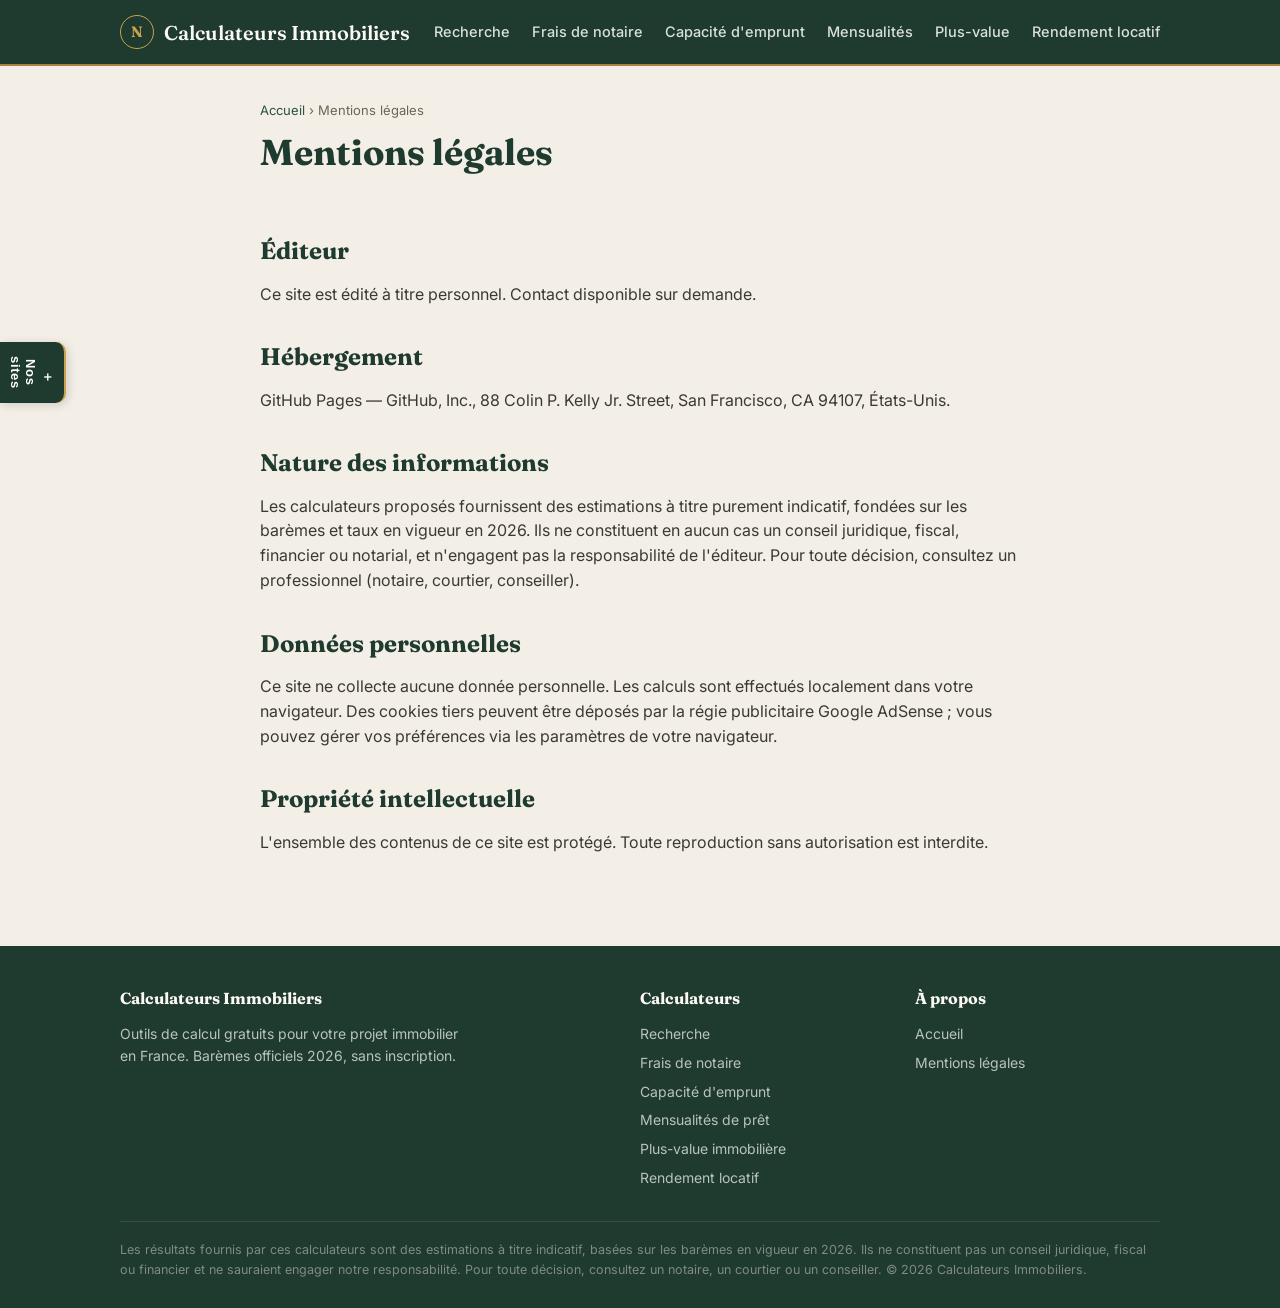
<file: mentions-legales.html>
<!DOCTYPE html><html lang="fr"><head>
<meta charset="UTF-8"><meta name="viewport" content="width=device-width,initial-scale=1">
<title>Mentions légales — Calculateurs Immobiliers</title>
<meta name="description" content="Mentions légales du site Calculateurs Immobiliers.">
<meta name="robots" content="noindex">
<link rel="preconnect" href="https://fonts.googleapis.com"><link rel="preconnect" href="https://fonts.gstatic.com" crossorigin>
<link href="https://fonts.googleapis.com/css2?family=Fraunces:opsz,wght@9..144,500;9..144,600;9..144,700&family=Inter:wght@400;500;600;700&display=swap" rel="stylesheet">
<link rel="stylesheet" href="shared.css">
</head><body>
<header class="site"><div class="wrap">
<a href="index.html" class="logo"><span class="mark">N</span> Calculateurs Immobiliers</a>
<button class="burger" onclick="document.getElementById('nav').classList.toggle('open')">☰</button>
<nav class="main" id="nav">
<a href="recherche.html">Recherche</a>
<a href="frais-de-notaire.html">Frais de notaire</a>
<a href="capacite-emprunt.html">Capacité d'emprunt</a>
<a href="mensualites-pret.html">Mensualités</a>
<a href="plus-value.html">Plus-value</a>
<a href="rendement-locatif.html">Rendement locatif</a>
</nav></div></header>
<div class="container calc-head"><div class="crumb"><a href="index.html">Accueil</a> › Mentions légales</div><h1>Mentions légales</h1></div>
<div class="container content">
<h2>Éditeur</h2><p>Ce site est édité à titre personnel. Contact disponible sur demande.</p>
<h2>Hébergement</h2><p>GitHub Pages — GitHub, Inc., 88 Colin P. Kelly Jr. Street, San Francisco, CA 94107, États-Unis.</p>
<h2>Nature des informations</h2><p>Les calculateurs proposés fournissent des estimations à titre purement indicatif, fondées sur les barèmes et taux en vigueur en 2026. Ils ne constituent en aucun cas un conseil juridique, fiscal, financier ou notarial, et n'engagent pas la responsabilité de l'éditeur. Pour toute décision, consultez un professionnel (notaire, courtier, conseiller).</p>
<h2>Données personnelles</h2><p>Ce site ne collecte aucune donnée personnelle. Les calculs sont effectués localement dans votre navigateur. Des cookies tiers peuvent être déposés par la régie publicitaire Google AdSense ; vous pouvez gérer vos préférences via les paramètres de votre navigateur.</p>
<h2>Propriété intellectuelle</h2><p>L'ensemble des contenus de ce site est protégé. Toute reproduction sans autorisation est interdite.</p>
</div>
<footer class="site"><div class="wrap">
<div class="cols">
<div><h4>Calculateurs Immobiliers</h4><p style="font-size:14px;color:#B8C5BD;max-width:340px">Outils de calcul gratuits pour votre projet immobilier en France. Barèmes officiels 2026, sans inscription.</p></div>
<div><h4>Calculateurs</h4>
<a href="recherche.html">Recherche</a>
<a href="frais-de-notaire.html">Frais de notaire</a>
<a href="capacite-emprunt.html">Capacité d'emprunt</a>
<a href="mensualites-pret.html">Mensualités de prêt</a>
<a href="plus-value.html">Plus-value immobilière</a>
<a href="rendement-locatif.html">Rendement locatif</a></div>
<div><h4>À propos</h4>
<a href="index.html">Accueil</a>
<a href="mentions-legales.html">Mentions légales</a></div>

</div>
<div class="disc">Les résultats fournis par ces calculateurs sont des estimations à titre indicatif, basées sur les barèmes en vigueur en 2026. Ils ne constituent pas un conseil juridique, fiscal ou financier et ne sauraient engager notre responsabilité. Pour toute décision, consultez un notaire, un courtier ou un conseiller. © 2026 Calculateurs Immobiliers.</div>
</div></footer>
<script src="calc.js"></script>
<script src="reseau.js"></script>
</body></html>
</file>
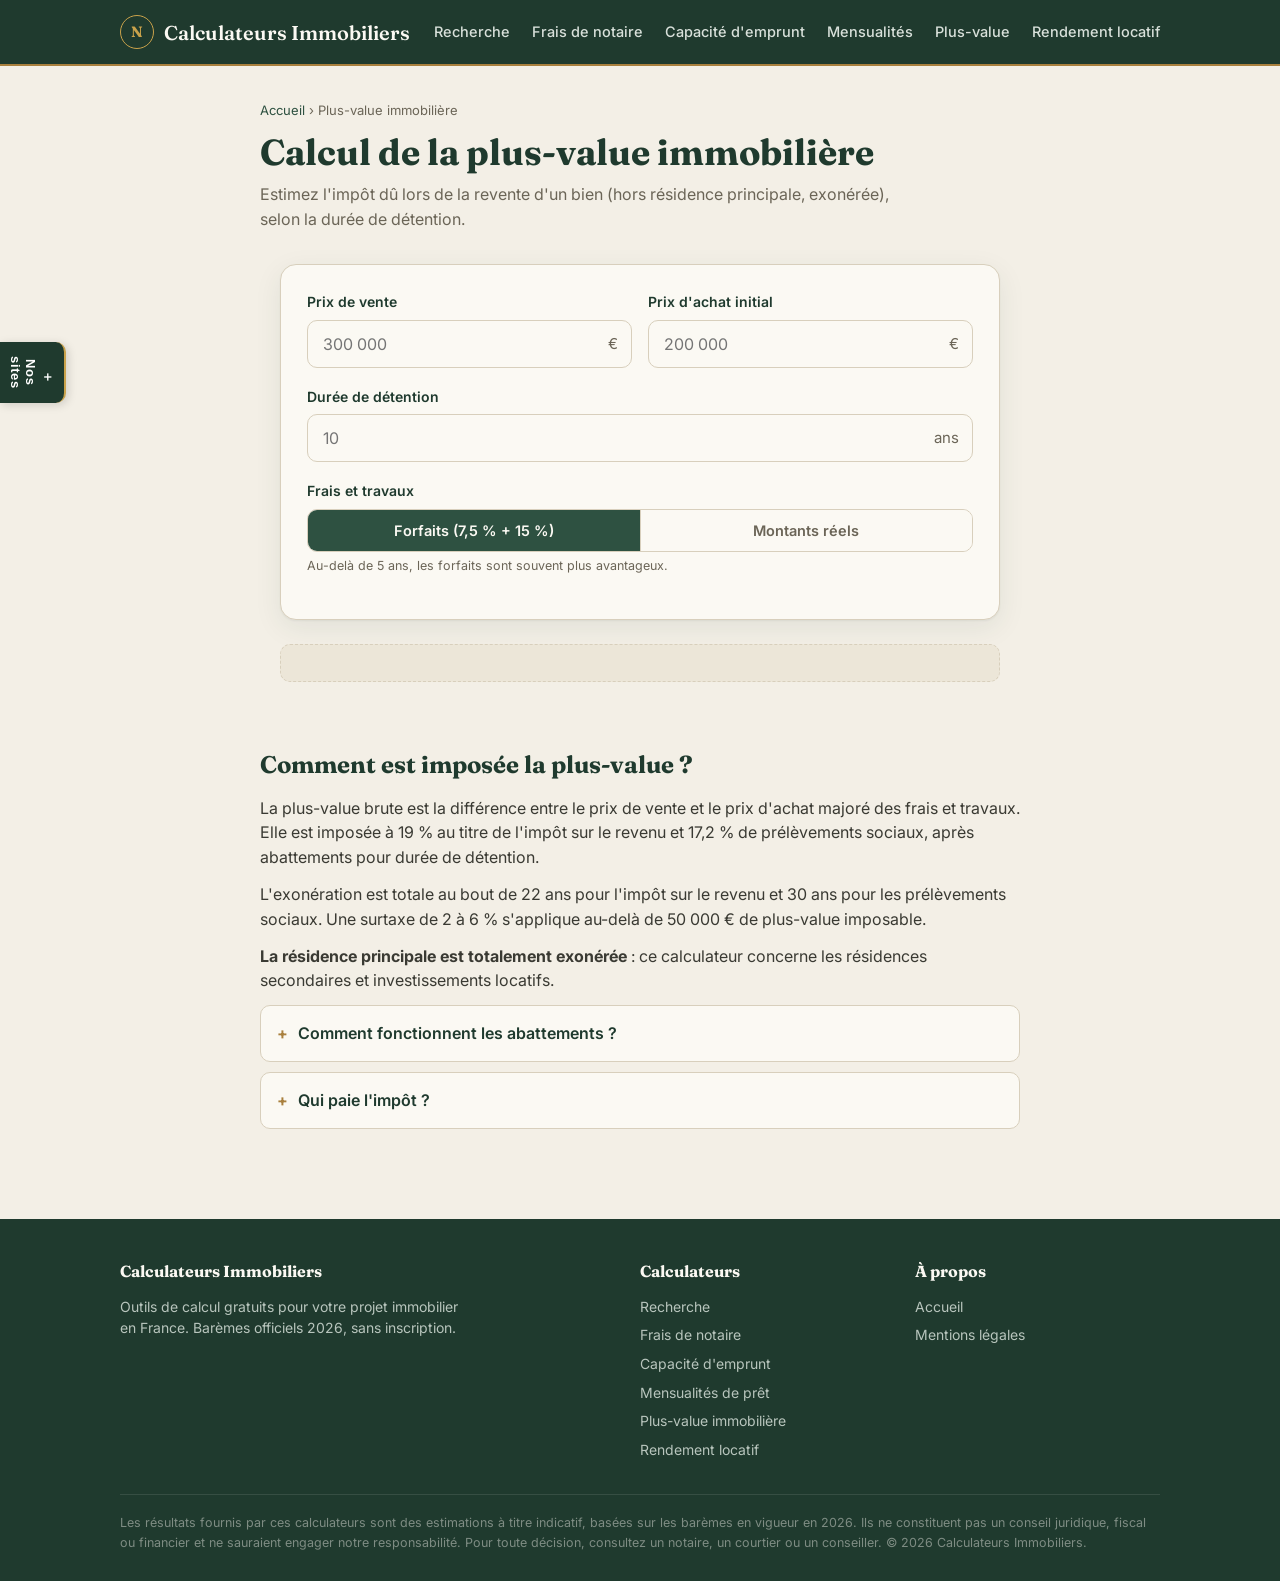
<file: plus-value.html>
<!DOCTYPE html><html lang="fr"><head>
<meta charset="UTF-8"><meta name="viewport" content="width=device-width,initial-scale=1">
<title>Calcul plus-value immobilière 2026 — Impôt à la revente (simulateur)</title>
<meta name="description" content="Calculez l'impôt sur votre plus-value immobilière 2026 : abattements selon la durée de détention, IR 19 %, prélèvements sociaux 17,2 % et surtaxe. Gratuit.">
<link rel="canonical" href="https://biloute26.github.io/immo/plus-value.html">
<link rel="preconnect" href="https://fonts.googleapis.com"><link rel="preconnect" href="https://fonts.gstatic.com" crossorigin>
<link href="https://fonts.googleapis.com/css2?family=Fraunces:opsz,wght@9..144,500;9..144,600;9..144,700&family=Inter:wght@400;500;600;700&display=swap" rel="stylesheet">
<link rel="stylesheet" href="shared.css">
<script async src="https://pagead2.googlesyndication.com/pagead/js/adsbygoogle.js?client=ca-pub-2586059139929294" crossorigin="anonymous"></script>
</head><body>
<header class="site"><div class="wrap">
<a href="index.html" class="logo"><span class="mark">N</span> Calculateurs Immobiliers</a>
<button class="burger" onclick="document.getElementById('nav').classList.toggle('open')">☰</button>
<nav class="main" id="nav">
<a href="recherche.html">Recherche</a>
<a href="frais-de-notaire.html">Frais de notaire</a>
<a href="capacite-emprunt.html">Capacité d'emprunt</a>
<a href="mensualites-pret.html">Mensualités</a>
<a href="plus-value.html">Plus-value</a>
<a href="rendement-locatif.html">Rendement locatif</a>
</nav></div></header>
<div class="container calc-head">
<div class="crumb"><a href="index.html">Accueil</a> › Plus-value immobilière</div>
<h1>Calcul de la plus-value immobilière</h1>
<p class="lead">Estimez l'impôt dû lors de la revente d'un bien (hors résidence principale, exonérée), selon la durée de détention.</p>
</div>
<div class="container"><div class="panel">
<div class="row2">
<div class="field"><label for="pv">Prix de vente</label><div class="inp"><input type="text" id="pv" inputmode="numeric" placeholder="300 000" oninput="calc()"><span class="unit">€</span></div></div>
<div class="field"><label for="pa">Prix d'achat initial</label><div class="inp"><input type="text" id="pa" inputmode="numeric" placeholder="200 000" oninput="calc()"><span class="unit">€</span></div></div>
</div>
<div class="field"><label for="duree">Durée de détention</label><div class="inp"><input type="text" id="duree" inputmode="numeric" placeholder="10" oninput="calc()"><span class="unit">ans</span></div></div>
<div class="field"><label>Frais et travaux</label>
<div class="seg" id="segF"><button class="active" data-v="forfait" onclick="setF('forfait')">Forfaits (7,5 % + 15 %)</button><button data-v="reel" onclick="setF('reel')">Montants réels</button></div>
<div class="hint">Au-delà de 5 ans, les forfaits sont souvent plus avantageux.</div></div>
<div id="reelFields" style="display:none">
<div class="row2">
<div class="field"><label for="fa">Frais d'acquisition</label><div class="inp"><input type="text" id="fa" inputmode="numeric" placeholder="15 000" oninput="calc()"><span class="unit">€</span></div></div>
<div class="field"><label for="tr">Travaux justifiés</label><div class="inp"><input type="text" id="tr" inputmode="numeric" placeholder="0" oninput="calc()"><span class="unit">€</span></div></div>
</div></div>
</div>
<div class="result" id="result" style="display:none">
<div class="big-label">Impôt total sur la plus-value</div>
<div class="big" id="rImpot">—</div>
<div class="sub" id="rSub"></div>
<div class="breakdown" id="rBreak"></div>
</div>
<div class="ad-slot"><ins class="adsbygoogle" style="display:block" data-ad-client="ca-pub-2586059139929294" data-ad-slot="0000000000" data-ad-format="auto" data-full-width-responsive="true"></ins><script>(adsbygoogle=window.adsbygoogle||[]).push({});</script></div>
</div>
<div class="container content">
<h2>Comment est imposée la plus-value ?</h2>
<p>La plus-value brute est la différence entre le prix de vente et le prix d'achat majoré des frais et travaux. Elle est imposée à 19 % au titre de l'impôt sur le revenu et 17,2 % de prélèvements sociaux, après abattements pour durée de détention.</p>
<p>L'exonération est totale au bout de 22 ans pour l'impôt sur le revenu et 30 ans pour les prélèvements sociaux. Une surtaxe de 2 à 6 % s'applique au-delà de 50 000 € de plus-value imposable.</p>
<p><strong>La résidence principale est totalement exonérée</strong> : ce calculateur concerne les résidences secondaires et investissements locatifs.</p>
<div class="faq">
<details><summary>Comment fonctionnent les abattements ?</summary><p>Pour l'IR : 6 %/an de la 6e à la 21e année, 4 % la 22e. Pour les prélèvements sociaux : 1,65 %/an de la 6e à la 21e, 1,60 % la 22e, puis 9 %/an jusqu'à 30 ans.</p></details>
<details><summary>Qui paie l'impôt ?</summary><p>Le notaire le calcule et le prélève directement sur le prix de vente lors de la signature.</p></details>
</div>
</div>
<footer class="site"><div class="wrap">
<div class="cols">
<div><h4>Calculateurs Immobiliers</h4><p style="font-size:14px;color:#B8C5BD;max-width:340px">Outils de calcul gratuits pour votre projet immobilier en France. Barèmes officiels 2026, sans inscription.</p></div>
<div><h4>Calculateurs</h4>
<a href="recherche.html">Recherche</a>
<a href="frais-de-notaire.html">Frais de notaire</a>
<a href="capacite-emprunt.html">Capacité d'emprunt</a>
<a href="mensualites-pret.html">Mensualités de prêt</a>
<a href="plus-value.html">Plus-value immobilière</a>
<a href="rendement-locatif.html">Rendement locatif</a></div>
<div><h4>À propos</h4>
<a href="index.html">Accueil</a>
<a href="mentions-legales.html">Mentions légales</a></div>

</div>
<div class="disc">Les résultats fournis par ces calculateurs sont des estimations à titre indicatif, basées sur les barèmes en vigueur en 2026. Ils ne constituent pas un conseil juridique, fiscal ou financier et ne sauraient engager notre responsabilité. Pour toute décision, consultez un notaire, un courtier ou un conseiller. © 2026 Calculateurs Immobiliers.</div>
</div></footer>
<script src="calc.js"></script>
<script>
let modeF='forfait';
function setF(m){modeF=m;document.querySelectorAll('#segF button').forEach(b=>b.classList.toggle('active',b.dataset.v===m));document.getElementById('reelFields').style.display=m==='reel'?'block':'none';calc();}
function calc(){
  const pv=parseNum(document.getElementById('pv').value);
  const pa=parseNum(document.getElementById('pa').value);
  const duree=parseNum(document.getElementById('duree').value);
  const fa=parseNum(document.getElementById('fa').value);
  const tr=parseNum(document.getElementById('tr').value);
  if(pv<1000||pa<1000){document.getElementById('result').style.display='none';return;}
  const r=plusValue(pv,pa,fa,tr,duree,modeF==='forfait');
  document.getElementById('result').style.display='block';
  if(r.pvBrute<=0){document.getElementById('rImpot').textContent='0 €';document.getElementById('rSub').textContent='Aucune plus-value imposable (pas de gain).';document.getElementById('rBreak').innerHTML='';return;}
  document.getElementById('rImpot').textContent=eur(r.totalImpot);
  document.getElementById('rSub').textContent='Plus-value nette après impôt : '+eur(r.net);
  document.getElementById('rBreak').innerHTML=
    brow('Plus-value brute',r.pvBrute)+
    brow('Abattement IR appliqué',(r.abIR*100).toFixed(0)+' %')+
    brow('Impôt sur le revenu (19 %)',r.ir)+
    brow('Prélèvements sociaux (17,2 %)',r.ps)+
    (r.surtaxe>0?brow('Surtaxe',r.surtaxe):'')+
    '<div class="brow total"><span>Impôt total</span><span class="v">'+eur(r.totalImpot)+'</span></div>';
}
function brow(l,v){const val=(typeof v==='number')?eur(v):v;return '<div class="brow"><span>'+l+'</span><span class="v">'+val+'</span></div>';}
setF('forfait');
</script>
<script>document.addEventListener('click',e=>{if(!e.target.closest('nav')&&!e.target.closest('.burger')){const n=document.getElementById('nav');if(n)n.classList.remove('open')}})</script>
<script src="reseau.js"></script>
</body></html>
</file>
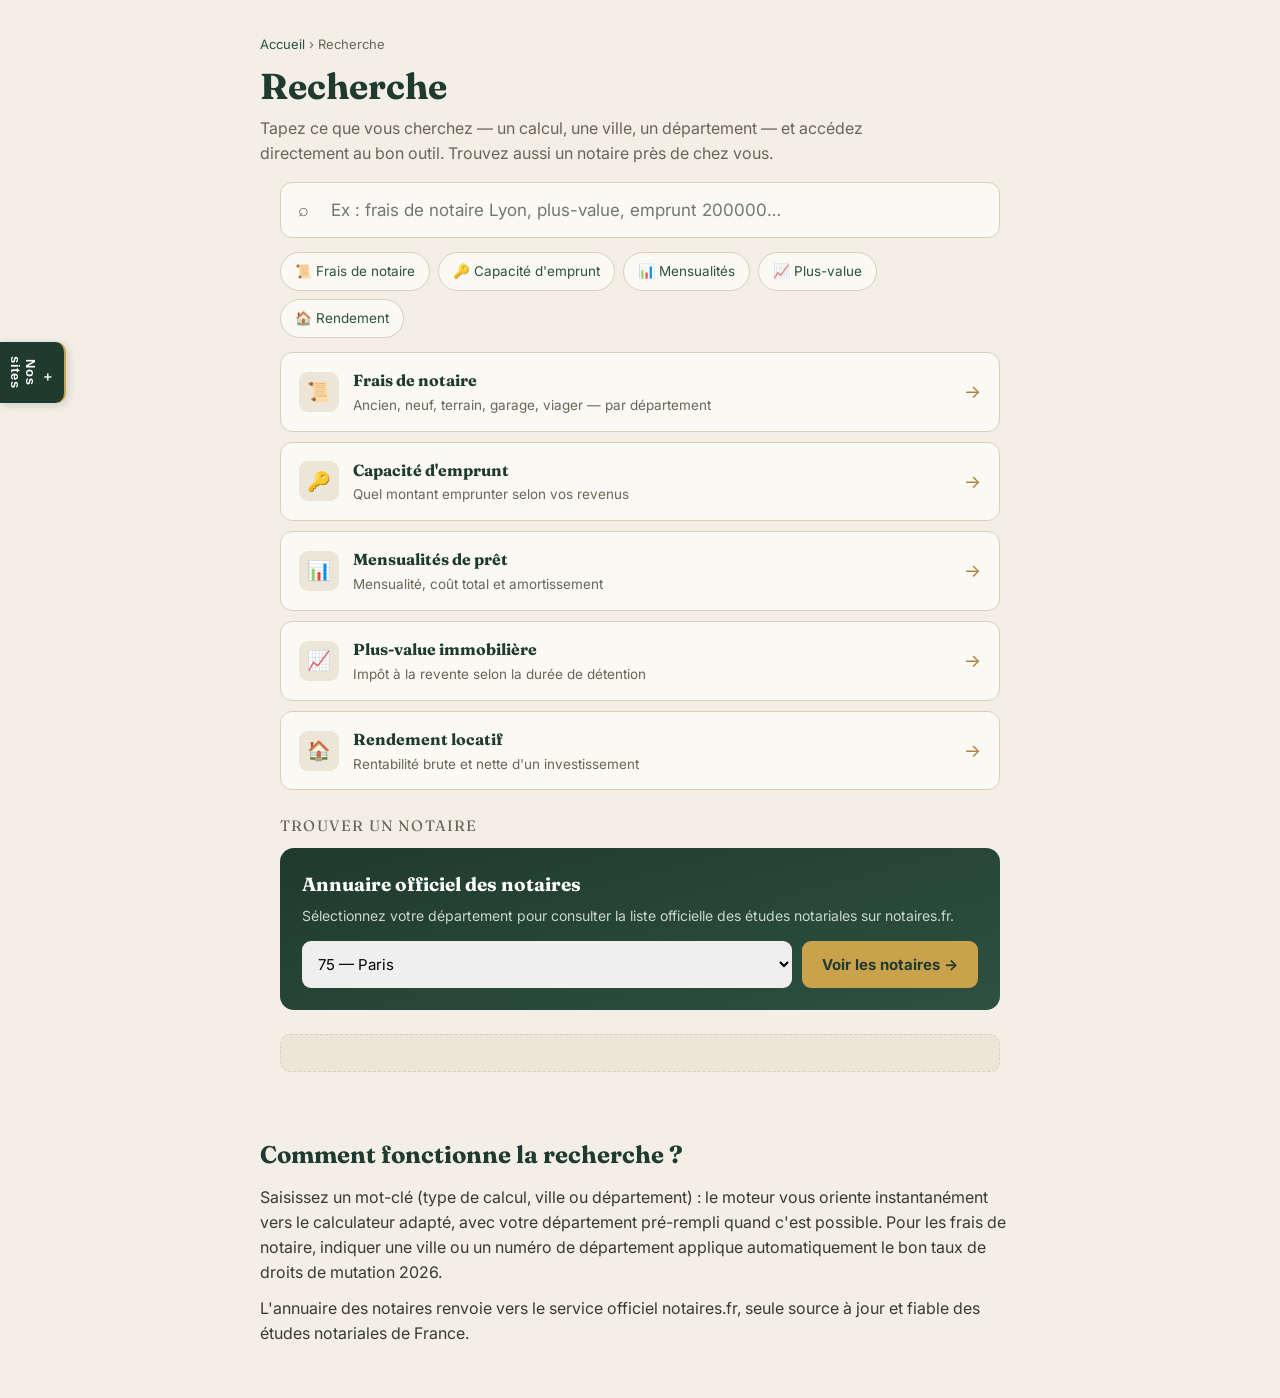
<file: recherche.html>
<!DOCTYPE html><html lang="fr"><head>
<meta charset="UTF-8"><meta name="viewport" content="width=device-width,initial-scale=1">
<title>Recherche — Calculateurs immobiliers, frais de notaire par ville et département</title>
<meta name="description" content="Trouvez instantanément le bon calculateur immobilier selon votre ville ou département, et accédez à l'annuaire officiel des notaires de France.">
<link rel="canonical" href="https://biloute26.github.io/immo/recherche.html">
<link rel="preconnect" href="https://fonts.googleapis.com"><link rel="preconnect" href="https://fonts.gstatic.com" crossorigin>
<link href="https://fonts.googleapis.com/css2?family=Fraunces:opsz,wght@9..144,500;9..144,600;9..144,700&family=Inter:wght@400;500;600;700&display=swap" rel="stylesheet">
<link rel="stylesheet" href="shared.css">
<script async src="https://pagead2.googlesyndication.com/pagead/js/adsbygoogle.js?client=ca-pub-2586059139929294" crossorigin="anonymous"></script>
<style>
.searchbox{position:relative;margin:6px 0 8px}
.searchbox input{width:100%;padding:17px 18px 17px 50px;font-size:17px;border:1.5px solid var(--line);border-radius:12px;font-family:inherit;background:var(--white)}
.searchbox input:focus{outline:none;border-color:var(--ink2);box-shadow:0 0 0 3px rgba(46,81,65,.1)}
.searchbox .si{position:absolute;left:18px;top:50%;transform:translateY(-50%);font-size:18px;color:var(--muted)}
.results{margin-top:8px}
.rcard{display:flex;align-items:center;gap:14px;background:var(--white);border:1px solid var(--line);border-radius:12px;padding:15px 18px;margin-bottom:10px;transition:.15s;cursor:pointer}
.rcard:hover{transform:translateX(3px);box-shadow:var(--shadow);text-decoration:none}
.rcard .ri{width:40px;height:40px;border-radius:9px;background:var(--paper2);display:grid;place-items:center;font-size:19px;flex-shrink:0}
.rcard h3{font-size:16px;color:var(--ink);margin:0 0 2px}
.rcard p{font-size:13.5px;color:var(--muted);margin:0}
.rcard .arr{margin-left:auto;color:var(--brass);font-size:18px}
.chips{display:flex;flex-wrap:wrap;gap:8px;margin:14px 0}
.chip{padding:8px 14px;background:var(--white);border:1.5px solid var(--line);border-radius:20px;font-size:13.5px;color:var(--ink2);cursor:pointer;transition:.15s}
.chip:hover,.chip.on{background:var(--ink2);color:var(--white);border-color:var(--ink2)}
.section-t{font-family:'Fraunces',serif;font-size:15px;color:var(--muted);text-transform:uppercase;letter-spacing:.08em;margin:24px 0 10px}
.notaire-box{background:linear-gradient(165deg,var(--ink),var(--ink2));color:#fff;border-radius:14px;padding:22px;margin-top:10px}
.notaire-box h3{font-family:'Fraunces',serif;color:#fff;font-size:19px;margin-bottom:6px}
.notaire-box p{color:#CBD6CF;font-size:14px;margin-bottom:14px}
.notaire-box .nrow{display:flex;gap:10px;flex-wrap:wrap}
.notaire-box select{flex:1;min-width:180px;padding:12px;border-radius:9px;border:none;font-family:inherit;font-size:15px}
.notaire-box a.btn{background:var(--brass2);color:var(--ink);font-weight:700;padding:12px 20px;border-radius:9px;font-size:15px;border:none;cursor:pointer;display:inline-block}
.notaire-box a.btn:hover{text-decoration:none;opacity:.92}
.nores{text-align:center;color:var(--muted);padding:24px;font-size:15px}
</style>
</head><body>
<!--HEADER-->
<div class="container calc-head">
<div class="crumb"><a href="index.html">Accueil</a> › Recherche</div>
<h1>Recherche</h1>
<p class="lead">Tapez ce que vous cherchez — un calcul, une ville, un département — et accédez directement au bon outil. Trouvez aussi un notaire près de chez vous.</p>
</div>
<div class="container">
<div class="searchbox"><span class="si">⌕</span><input type="text" id="q" placeholder="Ex : frais de notaire Lyon, plus-value, emprunt 200000…" autocomplete="off" oninput="run()"></div>
<div class="chips" id="chips">
<span class="chip" onclick="quick('frais de notaire')">📜 Frais de notaire</span>
<span class="chip" onclick="quick('emprunt')">🔑 Capacité d'emprunt</span>
<span class="chip" onclick="quick('mensualité')">📊 Mensualités</span>
<span class="chip" onclick="quick('plus-value')">📈 Plus-value</span>
<span class="chip" onclick="quick('rendement locatif')">🏠 Rendement</span>
</div>
<div class="results" id="results"></div>
<div id="deptResult"></div>
<div class="section-t">Trouver un notaire</div>
<div class="notaire-box">
<h3>Annuaire officiel des notaires</h3>
<p>Sélectionnez votre département pour consulter la liste officielle des études notariales sur notaires.fr.</p>
<div class="nrow">
<select id="deptNot"></select>
<a class="btn" id="notLink" href="https://www.notaires.fr/fr/directory" target="_blank" rel="noopener">Voir les notaires →</a>
</div>
</div>
<div class="ad-slot"><ins class="adsbygoogle" style="display:block" data-ad-client="ca-pub-2586059139929294" data-ad-slot="0000000000" data-ad-format="auto" data-full-width-responsive="true"></ins><script>(adsbygoogle=window.adsbygoogle||[]).push({});</script></div>
</div>
<div class="container content">
<h2>Comment fonctionne la recherche ?</h2>
<p>Saisissez un mot-clé (type de calcul, ville ou département) : le moteur vous oriente instantanément vers le calculateur adapté, avec votre département pré-rempli quand c'est possible. Pour les frais de notaire, indiquer une ville ou un numéro de département applique automatiquement le bon taux de droits de mutation 2026.</p>
<p>L'annuaire des notaires renvoie vers le service officiel notaires.fr, seule source à jour et fiable des études notariales de France.</p>
</div>
<!--FOOTER-->
<script src="calc.js"></script>
<script src="search-data.js"></script>
<script>
const RES=document.getElementById('results');
const tools=[
{k:['frais','notaire','acquisition','achat','droits','mutation','dmto','terrain','garage','viager'],t:'Frais de notaire',d:'Ancien, neuf, terrain, garage, viager — par département',ic:'📜',u:'frais-de-notaire.html'},
{k:['emprunt','capacité','emprunter','budget','revenus','endettement','combien'],t:'Capacité d\'emprunt',d:'Quel montant emprunter selon vos revenus',ic:'🔑',u:'capacite-emprunt.html'},
{k:['mensualité','mensualites','prêt','pret','crédit','credit','amortissement','taux','remboursement'],t:'Mensualités de prêt',d:'Mensualité, coût total et amortissement',ic:'📊',u:'mensualites-pret.html'},
{k:['plus-value','plus value','plusvalue','revente','impôt','impot','vendre','abattement'],t:'Plus-value immobilière',d:'Impôt à la revente selon la durée de détention',ic:'📈',u:'plus-value.html'},
{k:['rendement','locatif','rentabilité','rentabilite','investissement','loyer','location'],t:'Rendement locatif',d:'Rentabilité brute et nette d\'un investissement',ic:'🏠',u:'rendement-locatif.html'}
];
function norm(s){return (s||'').toLowerCase().normalize('NFD').replace(/[\u0300-\u036f]/g,'');}
function quick(s){document.getElementById('q').value=s;run();}
function run(){
  const raw=document.getElementById('q').value.trim();
  const q=norm(raw);
  document.getElementById('deptResult').innerHTML='';
  if(!q){RES.innerHTML='';showAllTools();return;}
  // détecter ville ou département
  let dept=null,villeName=null;
  const numMatch=raw.match(/\b(\d{2,3})\b/);
  if(numMatch && DEPT_NAMES[numMatch[1]]){dept=numMatch[1];villeName=DEPT_NAMES[dept];}
  if(!dept){for(const [code,info] of Object.entries(VILLES)){if(q.includes(norm(code))){dept=info.dept;villeName=info.nom;break;}}}
  if(!dept){for(const [code,nom] of Object.entries(DEPT_NAMES)){if(q.includes(norm(nom))&&norm(nom).length>3){dept=code;villeName=nom;break;}}}
  // détecter montant
  const montant=(raw.replace(/\s/g,'').match(/(\d{4,})/)||[])[1];
  // scorer les outils
  let scored=tools.map(t=>{let s=0;t.k.forEach(kw=>{if(q.includes(norm(kw)))s+=kw.length;});return {t,s};}).filter(x=>x.s>0).sort((a,b)=>b.s-a.s);
  if(scored.length===0)scored=tools.map(t=>({t,s:0}));
  let html='';
  scored.forEach(({t})=>{
    let url=t.u;let extra='';
    if(dept&&t.u==='frais-de-notaire.html'){url+='?dept='+dept;extra=' · '+villeName+' ('+dept+')';}
    if(montant&&(t.u==='mensualites-pret.html'||t.u==='capacite-emprunt.html'||t.u.includes('frais'))){url+=(url.includes('?')?'&':'?')+'montant='+montant;extra+=' · '+Number(montant).toLocaleString('fr-FR')+' €';}
    html+='<a class="rcard" href="'+url+'"><div class="ri">'+t.ic+'</div><div><h3>'+t.t+'</h3><p>'+t.d+extra+'</p></div><div class="arr">→</div></a>';
  });
  RES.innerHTML=html||'<div class="nores">Aucun calculateur trouvé. Essayez « frais de notaire », « emprunt » ou « plus-value ».</div>';
  // si dept détecté, pré-sélectionner dans l'annuaire notaire
  if(dept){const sel=document.getElementById('deptNot');sel.value=dept;updateNot();
    document.getElementById('deptResult').innerHTML='<div class="section-t">Notaires à '+villeName+'</div>';}
}
function showAllTools(){let html='';tools.forEach(t=>{html+='<a class="rcard" href="'+t.u+'"><div class="ri">'+t.ic+'</div><div><h3>'+t.t+'</h3><p>'+t.d+'</p></div><div class="arr">→</div></a>';});RES.innerHTML=html;}
// annuaire notaires
const selN=document.getElementById('deptNot');
Object.entries(DEPT_NAMES).forEach(([c,n])=>{const o=document.createElement('option');o.value=c;o.textContent=c+' — '+n;if(c==='75')o.selected=true;selN.appendChild(o);});
function updateNot(){const c=selN.value;const n=DEPT_NAMES[c];
  document.getElementById('notLink').href='https://www.notaires.fr/fr/directory/notaries?recherche='+encodeURIComponent(n);}
selN.addEventListener('change',updateNot);updateNot();
showAllTools();
</script>
<script>document.addEventListener('click',e=>{if(!e.target.closest('nav')&&!e.target.closest('.burger')){const n=document.getElementById('nav');if(n)n.classList.remove('open')}})</script>
<script src="reseau.js"></script>
</body></html>
</file>
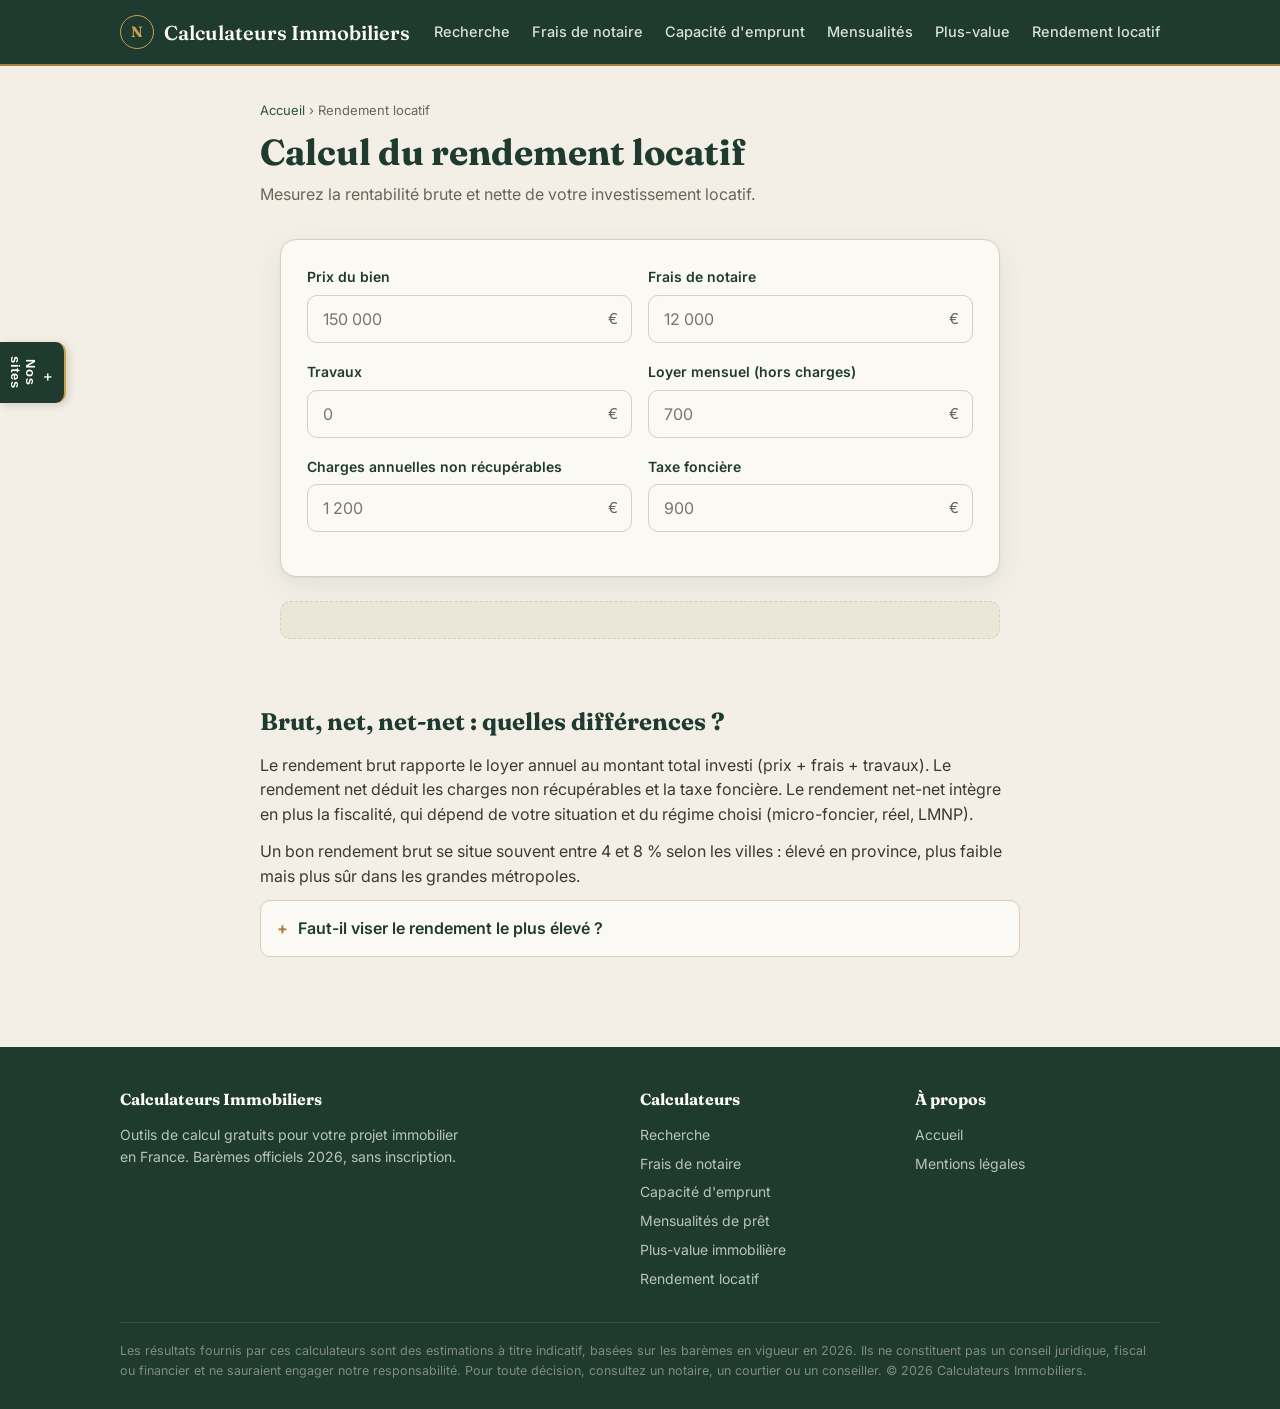
<file: rendement-locatif.html>
<!DOCTYPE html><html lang="fr"><head>
<meta charset="UTF-8"><meta name="viewport" content="width=device-width,initial-scale=1">
<title>Calcul rendement locatif 2026 — Rentabilité brute et nette (simulateur)</title>
<meta name="description" content="Calculez la rentabilité de votre investissement locatif : rendement brut et net après charges et taxe foncière. Simulateur gratuit et instantané.">
<link rel="canonical" href="https://biloute26.github.io/immo/rendement-locatif.html">
<link rel="preconnect" href="https://fonts.googleapis.com"><link rel="preconnect" href="https://fonts.gstatic.com" crossorigin>
<link href="https://fonts.googleapis.com/css2?family=Fraunces:opsz,wght@9..144,500;9..144,600;9..144,700&family=Inter:wght@400;500;600;700&display=swap" rel="stylesheet">
<link rel="stylesheet" href="shared.css">
<script async src="https://pagead2.googlesyndication.com/pagead/js/adsbygoogle.js?client=ca-pub-2586059139929294" crossorigin="anonymous"></script>
</head><body>
<header class="site"><div class="wrap">
<a href="index.html" class="logo"><span class="mark">N</span> Calculateurs Immobiliers</a>
<button class="burger" onclick="document.getElementById('nav').classList.toggle('open')">☰</button>
<nav class="main" id="nav">
<a href="recherche.html">Recherche</a>
<a href="frais-de-notaire.html">Frais de notaire</a>
<a href="capacite-emprunt.html">Capacité d'emprunt</a>
<a href="mensualites-pret.html">Mensualités</a>
<a href="plus-value.html">Plus-value</a>
<a href="rendement-locatif.html">Rendement locatif</a>
</nav></div></header>
<div class="container calc-head">
<div class="crumb"><a href="index.html">Accueil</a> › Rendement locatif</div>
<h1>Calcul du rendement locatif</h1>
<p class="lead">Mesurez la rentabilité brute et nette de votre investissement locatif.</p>
</div>
<div class="container"><div class="panel">
<div class="row2">
<div class="field"><label for="prix">Prix du bien</label><div class="inp"><input type="text" id="prix" inputmode="numeric" placeholder="150 000" oninput="calc()"><span class="unit">€</span></div></div>
<div class="field"><label for="fn">Frais de notaire</label><div class="inp"><input type="text" id="fn" inputmode="numeric" placeholder="12 000" oninput="calc()"><span class="unit">€</span></div></div>
</div>
<div class="row2">
<div class="field"><label for="tr">Travaux</label><div class="inp"><input type="text" id="tr" inputmode="numeric" placeholder="0" oninput="calc()"><span class="unit">€</span></div></div>
<div class="field"><label for="loyer">Loyer mensuel (hors charges)</label><div class="inp"><input type="text" id="loyer" inputmode="numeric" placeholder="700" oninput="calc()"><span class="unit">€</span></div></div>
</div>
<div class="row2">
<div class="field"><label for="ch">Charges annuelles non récupérables</label><div class="inp"><input type="text" id="ch" inputmode="numeric" placeholder="1 200" oninput="calc()"><span class="unit">€</span></div></div>
<div class="field"><label for="tf">Taxe foncière</label><div class="inp"><input type="text" id="tf" inputmode="numeric" placeholder="900" oninput="calc()"><span class="unit">€</span></div></div>
</div>
</div>
<div class="result" id="result" style="display:none">
<div class="big-label">Rendement net</div>
<div class="big" id="rNet">—</div>
<div class="sub" id="rSub"></div>
<div class="breakdown" id="rBreak"></div>
</div>
<div class="ad-slot"><ins class="adsbygoogle" style="display:block" data-ad-client="ca-pub-2586059139929294" data-ad-slot="0000000000" data-ad-format="auto" data-full-width-responsive="true"></ins><script>(adsbygoogle=window.adsbygoogle||[]).push({});</script></div>
</div>
<div class="container content">
<h2>Brut, net, net-net : quelles différences ?</h2>
<p>Le rendement brut rapporte le loyer annuel au montant total investi (prix + frais + travaux). Le rendement net déduit les charges non récupérables et la taxe foncière. Le rendement net-net intègre en plus la fiscalité, qui dépend de votre situation et du régime choisi (micro-foncier, réel, LMNP).</p>
<p>Un bon rendement brut se situe souvent entre 4 et 8 % selon les villes : élevé en province, plus faible mais plus sûr dans les grandes métropoles.</p>
<div class="faq">
<details><summary>Faut-il viser le rendement le plus élevé ?</summary><p>Pas toujours : un rendement très élevé cache parfois un risque locatif (vacance, impayés, quartier peu demandé). L'équilibre rendement / sécurité / plus-value potentielle compte autant.</p></details>
</div>
</div>
<footer class="site"><div class="wrap">
<div class="cols">
<div><h4>Calculateurs Immobiliers</h4><p style="font-size:14px;color:#B8C5BD;max-width:340px">Outils de calcul gratuits pour votre projet immobilier en France. Barèmes officiels 2026, sans inscription.</p></div>
<div><h4>Calculateurs</h4>
<a href="recherche.html">Recherche</a>
<a href="frais-de-notaire.html">Frais de notaire</a>
<a href="capacite-emprunt.html">Capacité d'emprunt</a>
<a href="mensualites-pret.html">Mensualités de prêt</a>
<a href="plus-value.html">Plus-value immobilière</a>
<a href="rendement-locatif.html">Rendement locatif</a></div>
<div><h4>À propos</h4>
<a href="index.html">Accueil</a>
<a href="mentions-legales.html">Mentions légales</a></div>

</div>
<div class="disc">Les résultats fournis par ces calculateurs sont des estimations à titre indicatif, basées sur les barèmes en vigueur en 2026. Ils ne constituent pas un conseil juridique, fiscal ou financier et ne sauraient engager notre responsabilité. Pour toute décision, consultez un notaire, un courtier ou un conseiller. © 2026 Calculateurs Immobiliers.</div>
</div></footer>
<script src="calc.js"></script>
<script>
function calc(){
  const prix=parseNum(document.getElementById('prix').value);
  const fn=parseNum(document.getElementById('fn').value);
  const tr=parseNum(document.getElementById('tr').value);
  const loyer=parseNum(document.getElementById('loyer').value);
  const ch=parseNum(document.getElementById('ch').value);
  const tf=parseNum(document.getElementById('tf').value);
  if(prix<1000||loyer<1){document.getElementById('result').style.display='none';return;}
  const r=rendement(prix,fn,tr,loyer,ch,tf);
  document.getElementById('result').style.display='block';
  document.getElementById('rNet').textContent=r.net.toFixed(2)+' %';
  document.getElementById('rSub').textContent='Rendement brut : '+r.brut.toFixed(2)+' % · Investissement total : '+eur(r.invest);
  document.getElementById('rBreak').innerHTML=
    brow('Loyers annuels',r.loyerAn)+
    brow('Charges + taxe foncière',ch+tf)+
    brow('Revenu net annuel',r.netCharges)+
    '<div class="brow total"><span>Rendement net</span><span class="v">'+r.net.toFixed(2)+' %</span></div>';
}
function brow(l,v){return '<div class="brow"><span>'+l+'</span><span class="v">'+eur(v)+'</span></div>';}
calc();
</script>
<script>document.addEventListener('click',e=>{if(!e.target.closest('nav')&&!e.target.closest('.burger')){const n=document.getElementById('nav');if(n)n.classList.remove('open')}})</script>
<script src="reseau.js"></script>
</body></html>
</file>
<file: shared.css>
:root{
--paper:#F3EFE6;--paper2:#ECE6D8;--ink:#1F3A2E;--ink2:#2E5141;
--brass:#A9803E;--brass2:#C9A24B;--line:#D8CFBC;--text:#23231F;--muted:#6B6557;
--white:#FBF9F3;--shadow:0 1px 2px rgba(31,58,46,.06),0 8px 28px rgba(31,58,46,.08);
--ok:#2E7D52;--warn:#B5562A;
}
*{box-sizing:border-box;margin:0;padding:0}
html{scroll-behavior:smooth}
body{font-family:'Inter',-apple-system,BlinkMacSystemFont,'Segoe UI',sans-serif;background:var(--paper);color:var(--text);line-height:1.55;-webkit-font-smoothing:antialiased}
h1,h2,h3,.serif{font-family:'Fraunces','Georgia',serif}
a{color:var(--ink2);text-decoration:none}
a:hover{text-decoration:underline}
.wrap{max-width:1080px;margin:0 auto;padding:0 20px}
.container{max-width:760px;margin:0 auto;padding:0 20px}

/* HEADER */
header.site{background:var(--ink);color:var(--white);position:sticky;top:0;z-index:50;border-bottom:2px solid var(--brass)}
header.site .wrap{display:flex;align-items:center;justify-content:space-between;height:64px}
.logo{display:flex;align-items:center;gap:10px;color:var(--white);font-family:'Fraunces',serif;font-weight:600;font-size:20px}
.logo:hover{text-decoration:none}
.logo .mark{width:34px;height:34px;border:1.5px solid var(--brass2);border-radius:50%;display:grid;place-items:center;font-size:15px;color:var(--brass2);font-weight:700}
nav.main{display:flex;gap:22px}
nav.main a{color:#D8E0DA;font-size:14.5px;font-weight:500}
nav.main a:hover{color:var(--white);text-decoration:none}
.burger{display:none;background:none;border:none;color:var(--white);font-size:26px;cursor:pointer}

/* HERO */
.hero{background:linear-gradient(180deg,var(--ink) 0%,var(--ink2) 100%);color:var(--white);padding:54px 0 64px;position:relative;overflow:hidden}
.hero:after{content:"";position:absolute;right:-80px;top:-40px;width:340px;height:340px;border:1px solid rgba(201,162,75,.18);border-radius:50%}
.hero:before{content:"";position:absolute;right:10px;top:60px;width:200px;height:200px;border:1px solid rgba(201,162,75,.12);border-radius:50%}
.hero .eyebrow{color:var(--brass2);font-size:13px;letter-spacing:.18em;text-transform:uppercase;font-weight:600;margin-bottom:14px}
.hero h1{font-size:clamp(30px,5vw,46px);line-height:1.1;font-weight:600;max-width:680px;margin-bottom:16px}
.hero p{color:#CBD6CF;font-size:17px;max-width:560px}

/* GRID CARDS */
.tools{margin:-36px auto 56px;position:relative;z-index:5}
.tools-grid{display:grid;grid-template-columns:repeat(3,1fr);gap:16px}
.tool-card{background:var(--white);border:1px solid var(--line);border-radius:14px;padding:22px;box-shadow:var(--shadow);transition:transform .18s,box-shadow .18s;display:block}
.tool-card:hover{transform:translateY(-3px);box-shadow:0 4px 10px rgba(31,58,46,.1),0 18px 44px rgba(31,58,46,.14);text-decoration:none}
.tool-card .ic{width:42px;height:42px;border-radius:10px;background:var(--paper2);display:grid;place-items:center;margin-bottom:14px;font-size:20px}
.tool-card h3{font-size:18px;color:var(--ink);margin-bottom:6px}
.tool-card p{font-size:14px;color:var(--muted)}
.tool-card .go{margin-top:12px;color:var(--brass);font-size:13.5px;font-weight:600}

/* CALC PAGE */
.calc-head{padding:34px 0 10px}
.calc-head .crumb{font-size:13px;color:var(--muted);margin-bottom:12px}
.calc-head h1{font-size:clamp(26px,4vw,36px);color:var(--ink);margin-bottom:10px;line-height:1.12}
.calc-head .lead{color:var(--muted);font-size:16px;max-width:640px}

.panel{background:var(--white);border:1px solid var(--line);border-radius:16px;box-shadow:var(--shadow);padding:26px;margin:22px 0}
.field{margin-bottom:18px}
.field label{display:block;font-size:14px;font-weight:600;color:var(--ink);margin-bottom:7px}
.field .hint{font-size:12.5px;color:var(--muted);font-weight:400;margin-top:4px}
.inp{position:relative}
.inp input,.inp select{width:100%;padding:13px 15px;font-size:16px;border:1.5px solid var(--line);border-radius:10px;background:var(--white);color:var(--text);font-family:inherit;transition:border-color .15s}
.inp input:focus,.inp select:focus{outline:none;border-color:var(--ink2);box-shadow:0 0 0 3px rgba(46,81,65,.1)}
.inp .unit{position:absolute;right:14px;top:50%;transform:translateY(-50%);color:var(--muted);font-size:15px;pointer-events:none}
.seg{display:flex;gap:0;border:1.5px solid var(--line);border-radius:10px;overflow:hidden}
.seg button{flex:1;padding:12px;background:var(--white);border:none;font-family:inherit;font-size:14.5px;font-weight:600;color:var(--muted);cursor:pointer;transition:.15s}
.seg button.active{background:var(--ink2);color:var(--white)}
.seg button:not(:last-child){border-right:1.5px solid var(--line)}
.row2{display:grid;grid-template-columns:1fr 1fr;gap:16px}

/* RESULT */
.result{background:linear-gradient(165deg,var(--ink) 0%,var(--ink2) 100%);color:var(--white);border-radius:16px;padding:28px;margin:22px 0}
.result .big-label{color:var(--brass2);font-size:13px;letter-spacing:.12em;text-transform:uppercase;font-weight:600}
.result .big{font-family:'Fraunces',serif;font-size:clamp(38px,7vw,58px);font-weight:600;line-height:1;margin:8px 0 4px}
.result .sub{color:#CBD6CF;font-size:15px}
.breakdown{margin-top:22px;border-top:1px solid rgba(255,255,255,.14);padding-top:18px}
.brow{display:flex;justify-content:space-between;padding:9px 0;font-size:15px;border-bottom:1px solid rgba(255,255,255,.08)}
.brow:last-child{border-bottom:none}
.brow .v{font-weight:600}
.brow.total{font-size:17px;color:var(--brass2);font-weight:700;margin-top:4px}
.amort{width:100%;border-collapse:collapse;margin-top:16px;font-size:13.5px}
.amort th,.amort td{padding:8px 6px;text-align:right;border-bottom:1px solid var(--line)}
.amort th{color:var(--muted);font-weight:600;text-align:right}
.amort th:first-child,.amort td:first-child{text-align:left}

/* CONTENT */
.content{padding:8px 0 40px}
.content h2{font-size:24px;color:var(--ink);margin:32px 0 12px}
.content h3{font-size:18px;color:var(--ink);margin:22px 0 8px}
.content p{margin-bottom:12px;color:#3A3A33}
.content ul{margin:0 0 14px 20px;color:#3A3A33}
.content li{margin-bottom:6px}
.faq details{background:var(--white);border:1px solid var(--line);border-radius:10px;margin-bottom:10px;padding:0 16px}
.faq summary{padding:15px 0;font-weight:600;color:var(--ink);cursor:pointer;list-style:none}
.faq summary::-webkit-details-marker{display:none}
.faq summary:before{content:"+";color:var(--brass);font-weight:700;margin-right:10px}
.faq details[open] summary:before{content:"−"}
.faq details p{padding:0 0 15px;color:#3A3A33}
.ad-slot{background:var(--paper2);border:1px dashed var(--line);border-radius:10px;padding:18px;text-align:center;color:var(--muted);font-size:13px;margin:24px 0}

/* FOOTER */
footer.site{background:var(--ink);color:#B8C5BD;padding:40px 0 28px;margin-top:40px}
footer.site .cols{display:grid;grid-template-columns:2fr 1fr 1fr;gap:30px;margin-bottom:26px}
footer.site h4{color:var(--white);font-family:'Fraunces',serif;font-size:16px;margin-bottom:12px}
footer.site a{color:#B8C5BD;display:block;font-size:14px;margin-bottom:7px}
footer.site a:hover{color:var(--white)}
footer.site .disc{font-size:12.5px;color:#7E8C83;border-top:1px solid rgba(255,255,255,.1);padding-top:18px;line-height:1.6}

@media(max-width:860px){.tools-grid{grid-template-columns:1fr 1fr}}
@media(max-width:680px){
.tools-grid{grid-template-columns:1fr}.tools{margin-top:-28px}
nav.main{display:none;position:absolute;top:64px;left:0;right:0;background:var(--ink2);flex-direction:column;padding:14px 20px;gap:0;border-bottom:2px solid var(--brass)}
nav.main.open{display:flex}nav.main a{padding:12px 0;border-bottom:1px solid rgba(255,255,255,.08)}
.burger{display:block}.row2{grid-template-columns:1fr}
footer.site .cols{grid-template-columns:1fr;gap:20px}
}
@media(prefers-reduced-motion:reduce){*{transition:none!important;scroll-behavior:auto}}

/* Bandeau taux d'usure */
.usure{background:var(--white);border:1px solid var(--line);border-left:3px solid var(--brass);border-radius:12px;padding:18px;margin:22px 0;box-shadow:var(--shadow)}
.usure-head{display:flex;justify-content:space-between;align-items:baseline;margin-bottom:14px;flex-wrap:wrap;gap:6px}
.usure-head strong{font-family:'Fraunces',serif;color:var(--ink);font-size:16px}
.usure-date{font-size:12.5px;color:var(--muted)}
.usure-grid{display:grid;grid-template-columns:1fr 1fr;gap:14px}
.usure-cell{background:var(--paper);border-radius:9px;padding:13px}
.usure-cell .ul{display:block;font-size:12.5px;color:var(--muted);font-weight:600;margin-bottom:9px;text-transform:uppercase;letter-spacing:.04em}
.usure-cell .uv{display:inline-block;margin-right:14px;font-weight:700;color:var(--ink);font-size:17px}
.usure-cell .uv small{display:block;font-weight:500;color:var(--muted);font-size:11px;margin-top:1px}
.usure-foot{font-size:12px;color:var(--muted);margin-top:12px;line-height:1.5}
@media(max-width:680px){.usure-grid{grid-template-columns:1fr}.usure-cell .uv{font-size:16px}}
</file>
